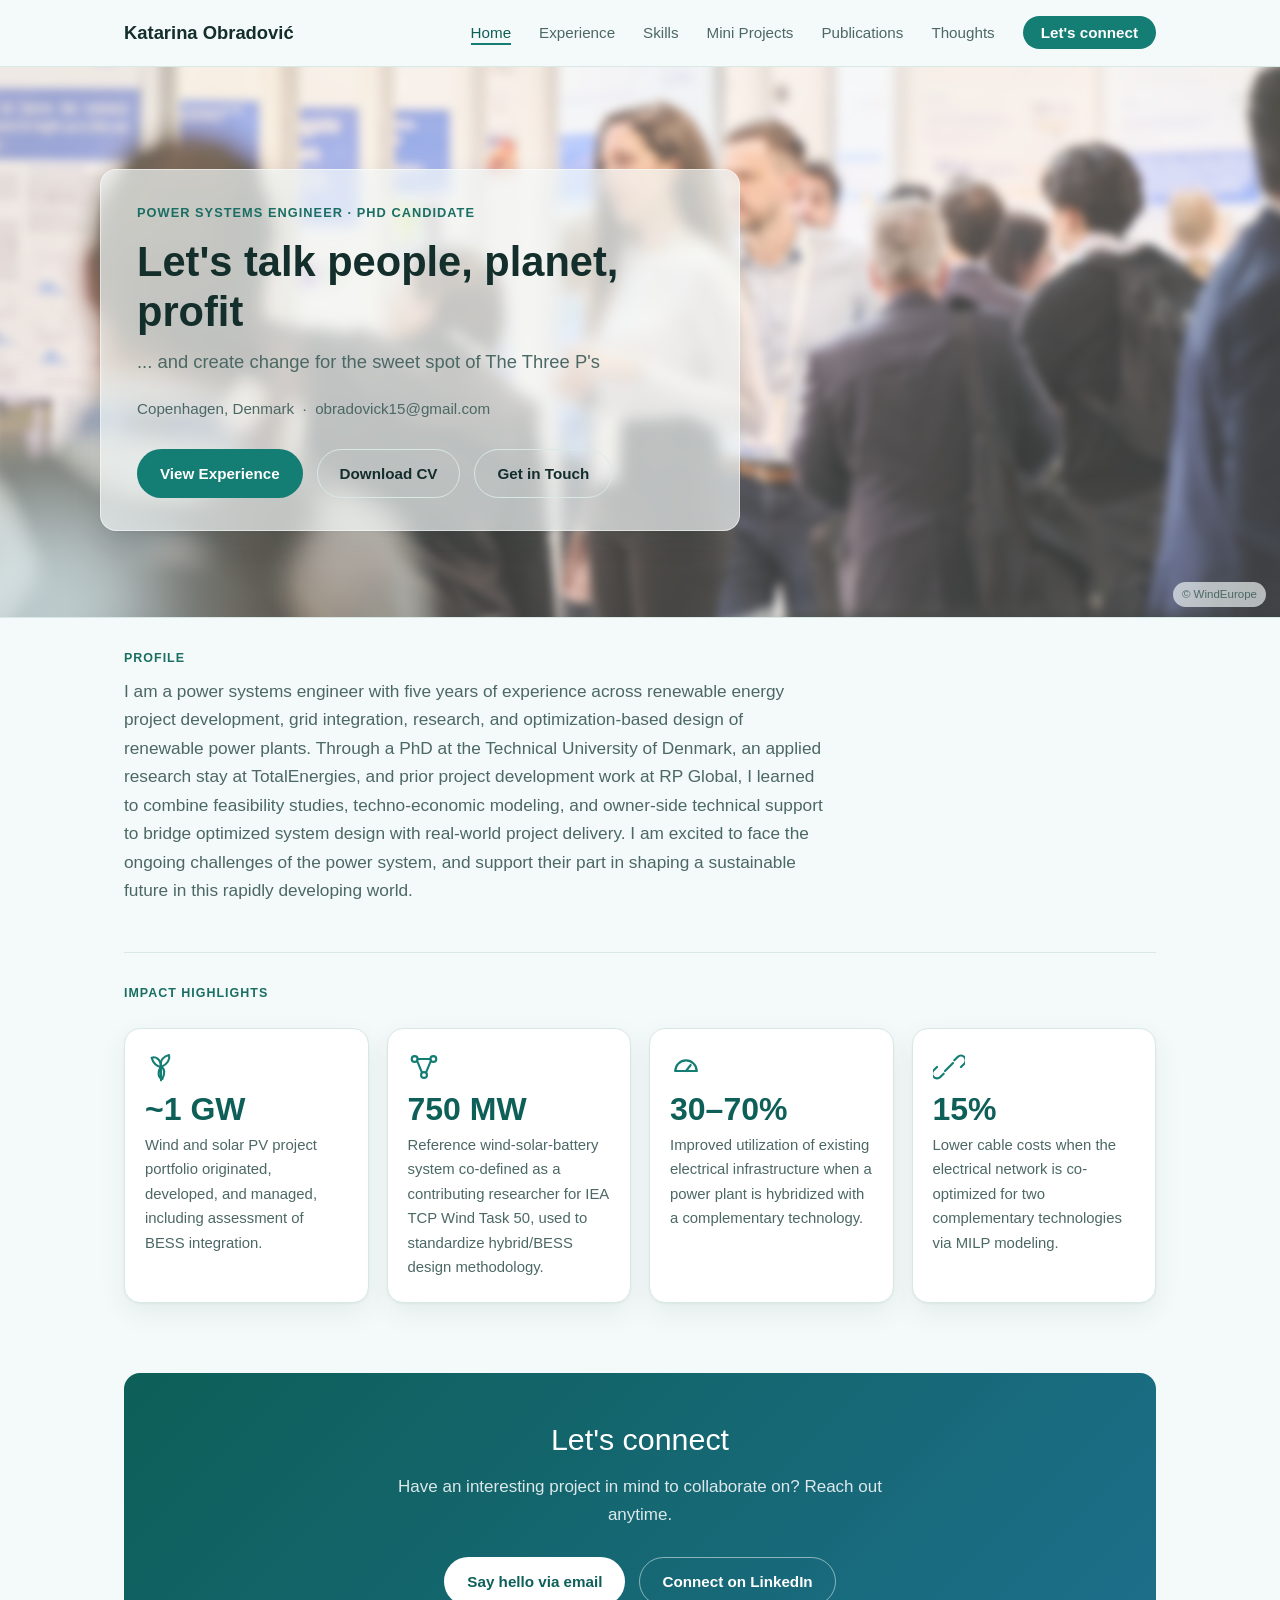
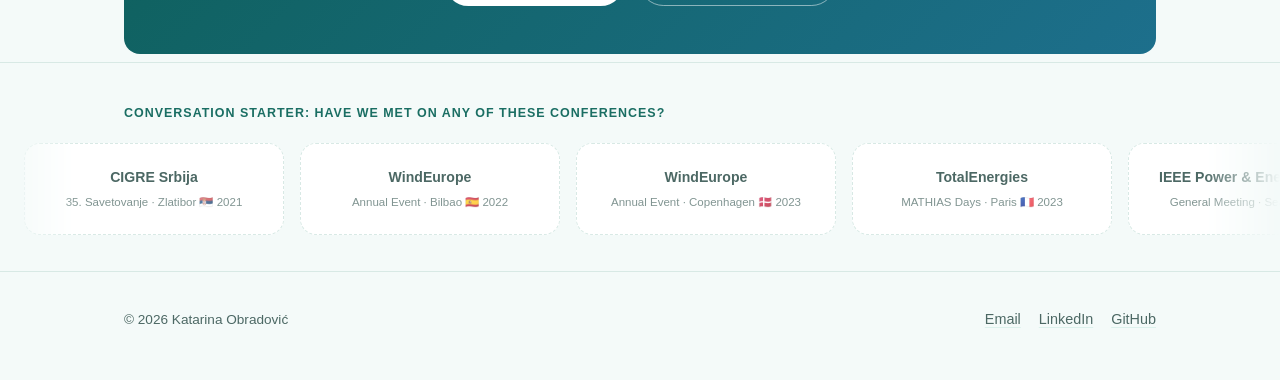
<file: index.html>
<!DOCTYPE html>
<html lang="en">
<head>
<meta charset="UTF-8">
<meta name="viewport" content="width=device-width, initial-scale=1.0">
<title>Katarina Obradović — Power Systems Engineer &amp; PhD Researcher</title>
<meta name="description" content="Katarina Obradović — renewable energy engineer and PhD researcher specializing in hybrid wind-solar-battery power plant design and optimization.">
<link rel="stylesheet" href="style.css">
</head>
<body>

<header class="site-header">
  <div class="nav-inner">
    <a href="index.html" class="site-name">Katarina Obradović</a>
    <button class="nav-toggle" aria-label="Toggle menu">
      <span></span><span></span><span></span>
    </button>
    <nav class="site-nav">
      <ul>
        <li><a href="index.html">Home</a></li>
        <li><a href="experience.html">Experience</a></li>
        <li><a href="skills.html">Skills</a></li>
        <li><a href="projects.html">Mini Projects</a></li>
        <li><a href="publications.html">Publications</a></li>
        <li><a href="thoughts.html">Thoughts</a></li>
        <li><a href="index.html#connect" class="nav-connect-btn">Let's connect</a></li>
      </ul>
    </nav>
  </div>
</header>

<section class="hero-band">
  <div class="hero-photo" aria-hidden="true"></div>
  <div class="container hero">
    <div class="hero-inner">
      <div class="hero-text">
        <div class="eyebrow">Power Systems Engineer · PhD Candidate</div>
        <h1>Let's talk people, planet, profit </h1>
        <p class="tagline">
          ... and create change for the sweet spot of The Three P's
        </p>
        <p class="meta">Copenhagen, Denmark &nbsp;·&nbsp; obradovick15@gmail.com</p>
        <div class="cta-row">
          <a href="experience.html" class="btn btn-primary">View Experience</a>
          <a href="Katarina_Obradovic_CV.pdf" class="btn btn-secondary">Download CV</a>
          <a href="mailto:obradovick15@gmail.com" class="btn btn-secondary">Get in Touch</a>
        </div>
      </div>
    </div>
  </div>
  <span class="photo-credit">© WindEurope</span>
</section>

<main class="container">

  <section id="about">
    <div class="section-label">Profile</div>
    <p class="profile-text">
      I am a power systems engineer with five years of experience across renewable energy 
      project development, grid integration, research, and optimization-based design 
      of renewable power plants. Through a PhD at the Technical University of Denmark, 
      an applied research stay at TotalEnergies, and prior project development work at RP Global, 
      I learned to combine feasibility studies, techno-economic modeling, and owner-side
      technical support to bridge optimized system design with real-world project delivery.
      I am excited to face the ongoing challenges of the power system, and support their part in shaping 
      a sustainable future in this rapidly developing world.
    </p>
  </section>

  <section id="impact">
    <div class="section-label">Impact Highlights</div>
    <div class="stat-grid">
      <div class="stat-card">
        <div class="stat-icon" aria-hidden="true"><svg viewBox="0 0 24 24" fill="none" stroke="currentColor" stroke-width="1.6" stroke-linecap="round" stroke-linejoin="round"><line x1="12" y1="12" x2="12" y2="22"/><circle cx="12" cy="12" r="1.4" fill="currentColor" stroke="none"/><path d="M12 12 C 12 6, 8 4, 5 5 C 6 9, 9 12, 12 12 Z"/><path d="M12 12 C 17 10, 19 6, 18 3 C 14 4, 11 7, 12 12 Z"/><path d="M12 12 C 9 16, 10 20, 13 21 C 15 17, 15 13, 12 12 Z"/></svg></div>
        <div class="stat-number">~1 GW</div>
        <div class="stat-desc">Wind and solar PV project portfolio originated, developed, and managed, including assessment of BESS integration.</div>
      </div>
      <div class="stat-card">
        <div class="stat-icon" aria-hidden="true"><svg viewBox="0 0 24 24" fill="none" stroke="currentColor" stroke-width="1.6" stroke-linecap="round" stroke-linejoin="round"><circle cx="5" cy="6" r="2.2"/><circle cx="19" cy="6" r="2.2"/><circle cx="12" cy="18" r="2.2"/><line x1="6.8" y1="7.2" x2="10.5" y2="16.2"/><line x1="17.2" y1="7.2" x2="13.5" y2="16.2"/><line x1="7.2" y1="6" x2="16.8" y2="6"/></svg></div>
        <div class="stat-number">750 MW</div>
        <div class="stat-desc">Reference wind-solar-battery system co-defined as a contributing researcher for IEA TCP Wind Task 50, used to standardize hybrid/BESS design methodology.</div>
      </div>
      <div class="stat-card">
        <div class="stat-icon" aria-hidden="true"><svg viewBox="0 0 24 24" fill="none" stroke="currentColor" stroke-width="1.6" stroke-linecap="round" stroke-linejoin="round"><path d="M4 15a8 8 0 0 1 16 0"/><line x1="12" y1="15" x2="15.5" y2="10.5"/><line x1="4" y1="15" x2="20" y2="15"/></svg></div>
        <div class="stat-number">30–70%</div>
        <div class="stat-desc">Improved utilization of existing electrical infrastructure when a power plant is hybridized with a complementary technology.</div>
      </div>
      <div class="stat-card">
        <div class="stat-icon" aria-hidden="true"><svg viewBox="0 0 24 24" fill="none" stroke="currentColor" stroke-width="1.6" stroke-linecap="round" stroke-linejoin="round"><path d="M9 15l6-6"/><path d="M8 17l-2.5 2.5a3.5 3.5 0 0 1-5-5L3 12"/><path d="M16 7l2.5-2.5a3.5 3.5 0 0 1 5 5L21 12"/></svg></div>
        <div class="stat-number">15%</div>
        <div class="stat-desc">Lower cable costs when the electrical network is co-optimized for two complementary technologies via MILP modeling.</div>
      </div>
    </div>
  </section>

  <section id="connect" class="connect-band">
    <h2>Let's connect</h2>
    <p>
      Have an interesting project in mind to collaborate on? Reach out anytime.
    </p>
    <div class="cta-row">
      <a href="mailto:obradovick15@gmail.com" class="btn btn-primary">Say hello via email</a>
      <a href="https://linkedin.com/in/YOUR-LINKEDIN-HANDLE" target="_blank" rel="noopener" class="btn btn-secondary">Connect on LinkedIn</a>
    </div>
  </section>

</main>

<section class="partners-band">
  <div class="section-label partners-label">Conversation starter: have we met on any of these conferences?</div>
  <div class="marquee">
    <div class="marquee-track">

      <div class="logo-chip">CIGRE Srbija <span> 35. Savetovanje · Zlatibor 🇷🇸 2021</span></div>
      <div class="logo-chip">WindEurope<span>Annual Event · Bilbao 🇪🇸 2022</span></div>
      <div class="logo-chip">WindEurope<span>Annual Event · Copenhagen 🇩🇰 2023</span></div>
      <div class="logo-chip">TotalEnergies<span>MATHIAS Days · Paris 🇫🇷 2023</span></div>
      <div class="logo-chip">IEEE Power &amp; Energy Society<span>General Meeting · Seattle 🇺🇸 2024</span></div>
      <div class="logo-chip">WindEurope<span>Annual Event · Copenhagen 🇩🇰 2025</span></div>
      <div class="logo-chip">IEEE Power &amp; Energy Society<span>General Meeting · Austin 🇺🇸 2025</span></div>
      <div class="logo-chip">European Academy of Wind Energy<span>WESC 2025 · Nantes 🇫🇷 2025  </span></div>
      <div class="logo-chip">TotalEnergies<span>MATHIAS Days · Paris 🇫🇷 2025</span></div>
   
      <div class="logo-chip" aria-hidden="true">CIGRE Srbija <span> 35. Savetovanje · Zlatibor 🇷🇸 2021</span></div>
      <div class="logo-chip" aria-hidden="true">WindEurope<span>Annual Event · Bilbao 🇪🇸 2022</span></div>
      <div class="logo-chip" aria-hidden="true">WindEurope<span>Annual Event · Copenhagen 🇩🇰 2023</span></div>
      <div class="logo-chip" aria-hidden="true">TotalEnergies<span>MATHIAS Days · Paris 🇫🇷 2023</span></div>
      <div class="logo-chip" aria-hidden="true">IEEE Power &amp; Energy Society<span>General Meeting · Seattle 🇺🇸 2024</span></div>
      <div class="logo-chip" aria-hidden="true">WindEurope<span>Annual Event · Copenhagen 🇩🇰 2025</span></div>
      <div class="logo-chip" aria-hidden="true">IEEE Power &amp; Energy Society<span>General Meeting · Austin 🇺🇸 2025</span></div>
      <div class="logo-chip" aria-hidden="true">European Academy of Wind Energy<span>WESC 2025 · Nantes 🇫🇷 2025</span></div>
      <div class="logo-chip" aria-hidden="true">TotalEnergies<span>MATHIAS Days · Paris 🇫🇷 2025</span></div>
    </div>
  </div>
</section>

<footer class="site-footer">
  <div class="footer-inner">
    <div class="footer-copy">© 2026 Katarina Obradović</div>
    <div class="footer-links">
      <a href="mailto:obradovick15@gmail.com">Email</a>
      <a href="https://linkedin.com/in/YOUR-LINKEDIN-HANDLE" target="_blank" rel="noopener">LinkedIn</a>
      <a href="https://github.com/kataob" target="_blank" rel="noopener">GitHub</a>
    </div>
  </div>
</footer>

<script src="script.js"></script>
</body>
</html>
</file>
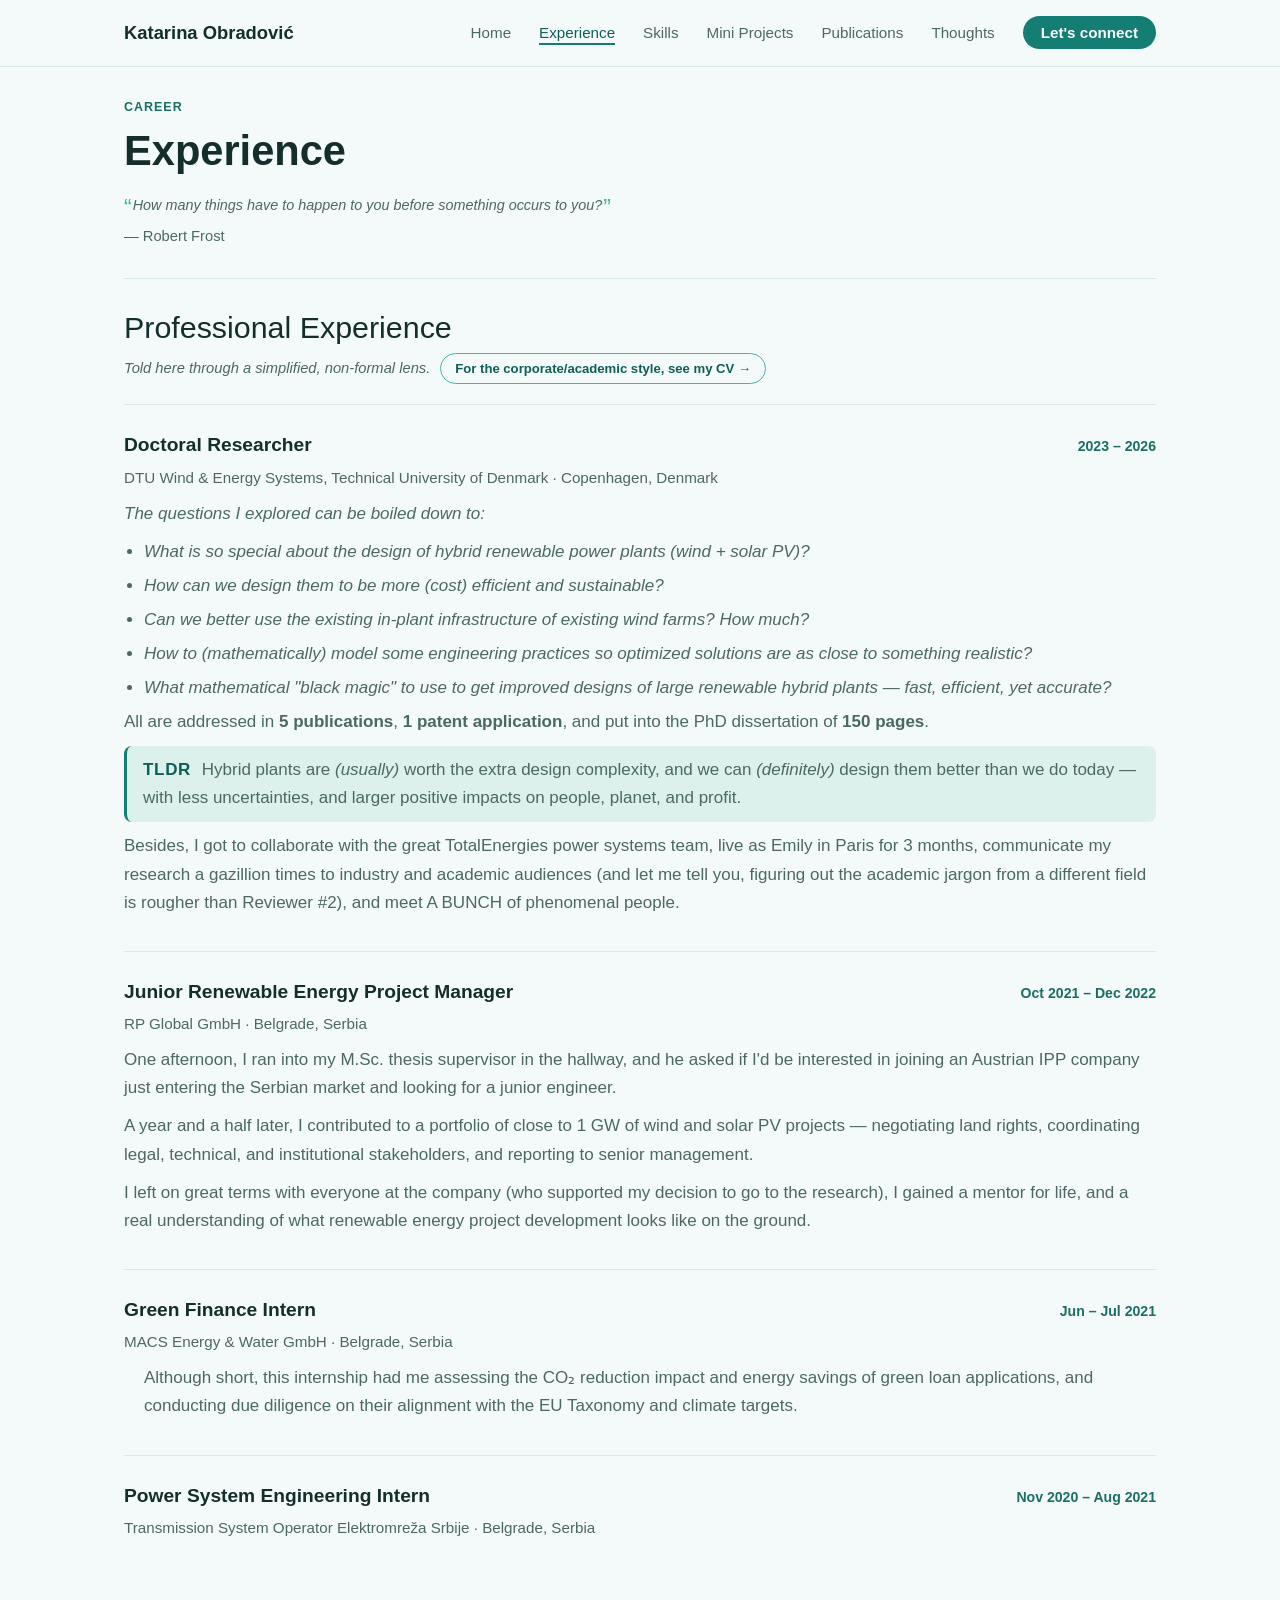
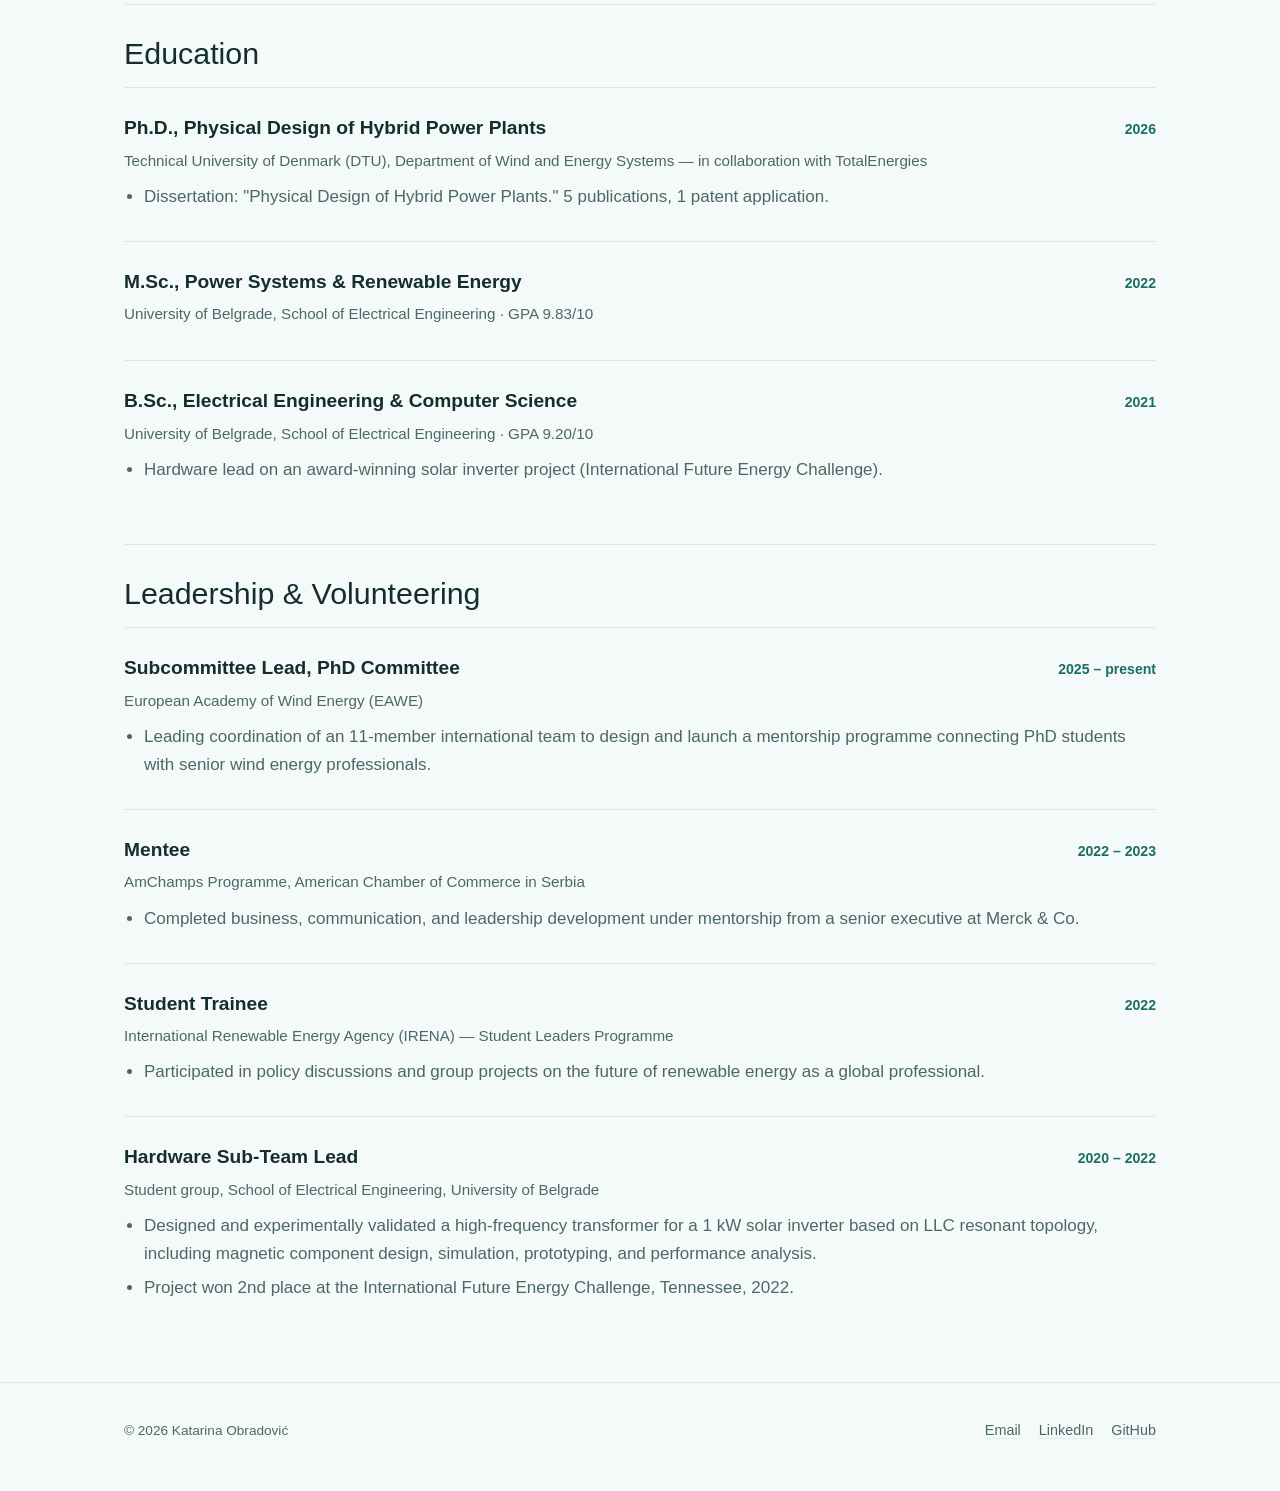
<file: experience.html>
<!DOCTYPE html>
<html lang="en">
<head>
<meta charset="UTF-8">
<meta name="viewport" content="width=device-width, initial-scale=1.0">
<title>Experience — Katarina Obradović</title>
<link rel="stylesheet" href="style.css">
</head>
<body>

<header class="site-header">
  <div class="nav-inner">
    <a href="index.html" class="site-name">Katarina Obradović</a>
    <button class="nav-toggle" aria-label="Toggle menu">
      <span></span><span></span><span></span>
    </button>
    <nav class="site-nav">
      <ul>
        <li><a href="index.html">Home</a></li>
        <li><a href="experience.html">Experience</a></li>
        <li><a href="skills.html">Skills</a></li>
        <li><a href="projects.html">Mini Projects</a></li>
        <li><a href="publications.html">Publications</a></li>
        <li><a href="thoughts.html">Thoughts</a></li>
        <li><a href="index.html#connect" class="nav-connect-btn">Let's connect</a></li>
      </ul>
    </nav>
  </div>
</header>

<main class="container">

  <section style="padding-top:30px;">
    <div class="section-label">Career</div>
    <h1>Experience</h1>
    <div class="page-quote">
      <div class="page-quote-text">How many things have to happen to you before something occurs to you?</div>
      <div class="page-quote-author">― Robert Frost</div>
    </div>
  </section>

  <section>
    <h2>Professional Experience</h2>

    <div class="style-note">
      <span>Told here through a simplified, non-formal lens.</span>
      <a href="cv.pdf" class="style-note-btn" target="_blank" rel="noopener">For the corporate/academic style, see my CV →</a>
    </div>

    <div class="timeline-item">
      <div class="timeline-head">
        <div class="timeline-role">Doctoral Researcher</div>
        <div class="timeline-dates">2023 – 2026</div>
      </div>
      <div class="timeline-org">DTU Wind &amp; Energy Systems, Technical University of Denmark · Copenhagen, Denmark</div>
      <p class="questions-intro">The questions I explored can be boiled down to:</p>
      <ul class="research-questions">
        <li>What is so special about the design of hybrid renewable power plants (wind + solar PV)?</li>
        <li>How can we design them to be more (cost) efficient and sustainable?</li>
        <li>Can we better use the existing in-plant infrastructure of existing wind farms? How much?</li>
        <li>How to (mathematically) model some engineering practices so optimized solutions are as close to something realistic?</li>
        <li>What mathematical "black magic" to use to get improved designs of large renewable hybrid plants — fast, efficient, yet accurate?</li>
      </ul>
      <p>All are addressed in <strong>5 publications</strong>, <strong>1 patent application</strong>, and put into the PhD dissertation of <strong>150 pages</strong>.</p>
      <p class="tldr"><span class="tldr-label">TLDR</span> Hybrid plants are <em>(usually)</em> worth the extra design complexity, and we can <em>(definitely)</em> design them better than we do today — with less uncertainties, and larger positive impacts on people, planet, and profit.</p>
      <p>Besides, I got to collaborate with the great TotalEnergies power systems team, live as Emily in Paris for 3 months, communicate my research a gazillion times to industry and academic audiences (and let me tell you, figuring out the academic jargon from a different field is rougher than Reviewer #2), and meet A BUNCH of phenomenal people.</p>
    </div>

    <div class="timeline-item">
      <div class="timeline-head">
        <div class="timeline-role">Junior Renewable Energy Project Manager</div>
        <div class="timeline-dates">Oct 2021 – Dec 2022</div>
      </div>
      <div class="timeline-org">RP Global GmbH · Belgrade, Serbia</div>
      <p>One afternoon, I ran into my M.Sc. thesis supervisor in the hallway, and he asked if I'd be interested in joining an Austrian IPP company just entering the Serbian market and looking for a junior engineer.</p>
      <p>A year and a half later, I contributed to a portfolio of close to 1 GW of wind and solar PV projects — negotiating land rights, coordinating legal, technical, and institutional stakeholders, and reporting to senior management.</p>
      <p>I left on great terms with everyone at the company (who supported my decision to go to the research), I gained a mentor for life, and a real understanding of what renewable energy project development looks like on the ground.</p>
    </div>

    <div class="timeline-item">
      <div class="timeline-head">
        <div class="timeline-role">Green Finance Intern</div>
        <div class="timeline-dates">Jun – Jul 2021</div>
      </div>
      <div class="timeline-org">MACS Energy &amp; Water GmbH · Belgrade, Serbia</div>
      <ul>
      <p>Although short, this internship had me assessing the CO₂ reduction impact and energy savings of green loan applications, and conducting due diligence on their alignment with the EU Taxonomy and climate targets.</li>
      </ul>
    </div>

    <div class="timeline-item">
      <div class="timeline-head">
        <div class="timeline-role">Power System Engineering Intern</div>
        <div class="timeline-dates">Nov 2020 – Aug 2021</div>
      </div>
      <div class="timeline-org">Transmission System Operator Elektromreža Srbije · Belgrade, Serbia</div>
      <ul>

      </ul>
    </div>
  </section>

  <section>
    <h2>Education</h2>

    <div class="timeline-item">
      <div class="timeline-head">
        <div class="timeline-role">Ph.D., Physical Design of Hybrid Power Plants</div>
        <div class="timeline-dates">2026</div>
      </div>
      <div class="timeline-org">Technical University of Denmark (DTU), Department of Wind and Energy Systems — in collaboration with TotalEnergies</div>
      <ul>
        <li>Dissertation: "Physical Design of Hybrid Power Plants." 5 publications, 1 patent application.</li>
      </ul>
    </div>

    <div class="timeline-item">
      <div class="timeline-head">
        <div class="timeline-role">M.Sc., Power Systems &amp; Renewable Energy</div>
        <div class="timeline-dates">2022</div>
      </div>
      <div class="timeline-org">University of Belgrade, School of Electrical Engineering · GPA 9.83/10</div>
    </div>

    <div class="timeline-item">
      <div class="timeline-head">
        <div class="timeline-role">B.Sc., Electrical Engineering &amp; Computer Science</div>
        <div class="timeline-dates">2021</div>
      </div>
      <div class="timeline-org">University of Belgrade, School of Electrical Engineering · GPA 9.20/10</div>
      <ul>
        <li>Hardware lead on an award-winning solar inverter project (International Future Energy Challenge).</li>
      </ul>
    </div>
  </section>

  <section>
    <h2>Leadership &amp; Volunteering</h2>

    <div class="timeline-item">
      <div class="timeline-head">
        <div class="timeline-role">Subcommittee Lead, PhD Committee</div>
        <div class="timeline-dates">2025 – present</div>
      </div>
      <div class="timeline-org">European Academy of Wind Energy (EAWE)</div>
      <ul>
        <li>Leading coordination of an 11-member international team to design and launch a mentorship programme connecting PhD students with senior wind energy professionals.</li>
      </ul>
    </div>

    <div class="timeline-item">
      <div class="timeline-head">
        <div class="timeline-role">Mentee</div>
        <div class="timeline-dates">2022 – 2023</div>
      </div>
      <div class="timeline-org">AmChamps Programme, American Chamber of Commerce in Serbia</div>
      <ul>
        <li>Completed business, communication, and leadership development under mentorship from a senior executive at Merck &amp; Co.</li>
      </ul>
    </div>

    <div class="timeline-item">
      <div class="timeline-head">
        <div class="timeline-role">Student Trainee</div>
        <div class="timeline-dates">2022</div>
      </div>
      <div class="timeline-org">International Renewable Energy Agency (IRENA) — Student Leaders Programme</div>
      <ul>
        <li>Participated in policy discussions and group projects on the future of renewable energy as a global professional.</li>
      </ul>
    </div>

    <div class="timeline-item">
      <div class="timeline-head">
        <div class="timeline-role">Hardware Sub-Team Lead</div>
        <div class="timeline-dates">2020 – 2022</div>
      </div>
      <div class="timeline-org">Student group, School of Electrical Engineering, University of Belgrade</div>
      <ul>
        <li>Designed and experimentally validated a high-frequency transformer for a 1 kW solar inverter based on LLC resonant topology, including magnetic component design, simulation, prototyping, and performance analysis.</li>
        <li>Project won 2nd place at the International Future Energy Challenge, Tennessee, 2022.</li>
      </ul>
    </div>
  </section>

</main>

<footer class="site-footer">
  <div class="footer-inner">
    <div class="footer-copy">© 2026 Katarina Obradović</div>
    <div class="footer-links">
      <a href="mailto:obradovick15@gmail.com">Email</a>
      <a href="https://linkedin.com/in/YOUR-LINKEDIN-HANDLE" target="_blank" rel="noopener">LinkedIn</a>
      <a href="https://github.com/kataob" target="_blank" rel="noopener">GitHub</a>
    </div>
  </div>
</footer>

<script src="script.js"></script>
</body>
</html>
</file>
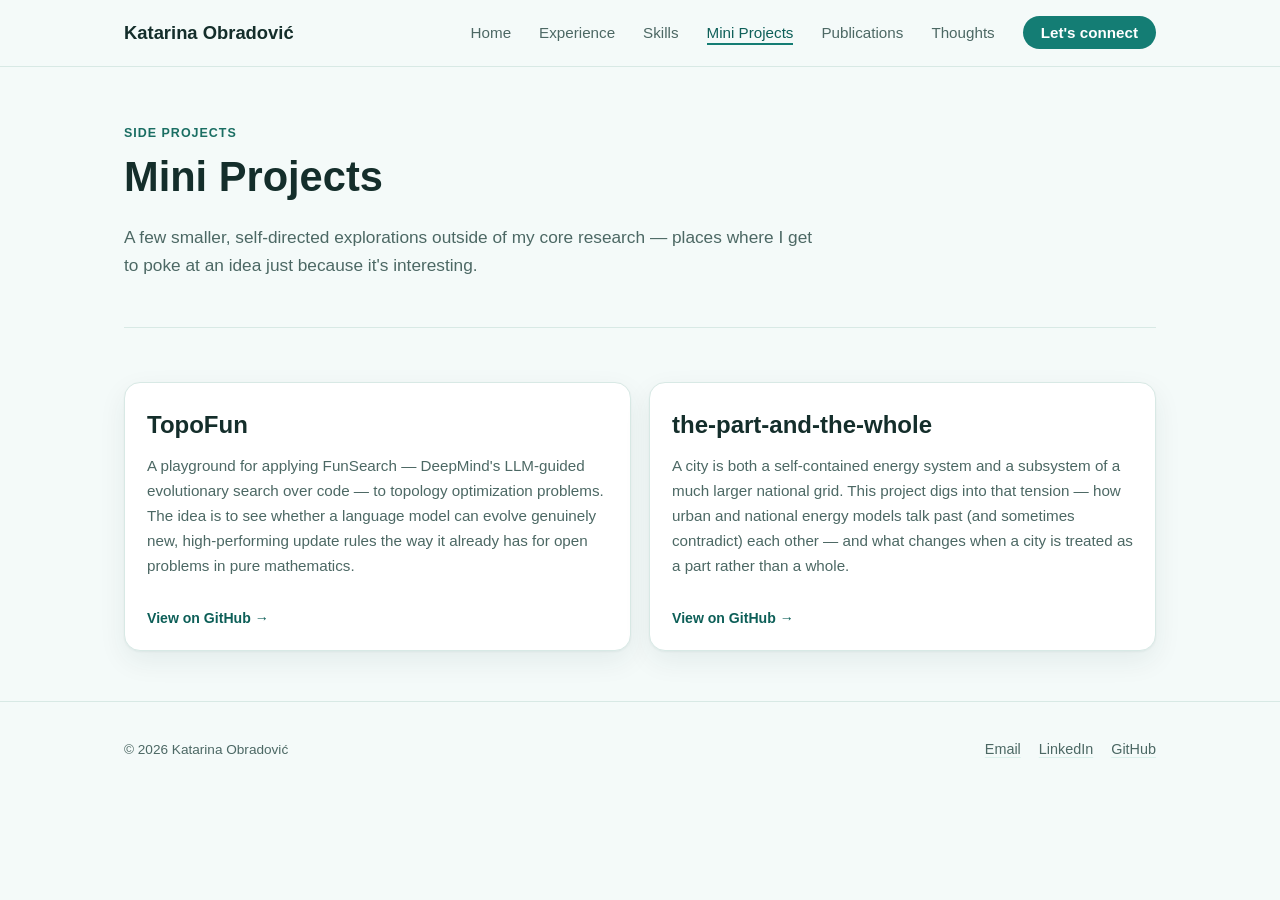
<file: projects.html>
<!DOCTYPE html>
<html lang="en">
<head>
<meta charset="UTF-8">
<meta name="viewport" content="width=device-width, initial-scale=1.0">
<title>Mini Projects — Katarina Obradović</title>
<link rel="stylesheet" href="style.css">
</head>
<body>

<header class="site-header">
  <div class="nav-inner">
    <a href="index.html" class="site-name">Katarina Obradović</a>
    <button class="nav-toggle" aria-label="Toggle menu">
      <span></span><span></span><span></span>
    </button>
    <nav class="site-nav">
      <ul>
        <li><a href="index.html">Home</a></li>
        <li><a href="experience.html">Experience</a></li>
        <li><a href="skills.html">Skills</a></li>
        <li><a href="projects.html">Mini Projects</a></li>
        <li><a href="publications.html">Publications</a></li>
        <li><a href="thoughts.html">Thoughts</a></li>
        <li><a href="index.html#connect" class="nav-connect-btn">Let's connect</a></li>
      </ul>
    </nav>
  </div>
</header>

<main class="container">

  <section style="padding-top:56px;">
    <div class="section-label">Side Projects</div>
    <h1>Mini Projects</h1>
    <p class="profile-text">
      A few smaller, self-directed explorations outside of my core research —
      places where I get to poke at an idea just because it's interesting.
    </p>
  </section>

  <section>
    <div class="project-grid">

      <div class="project-card">
        <div class="project-title"><a href="https://github.com/kataob/TopoFun" target="_blank" rel="noopener">TopoFun</a></div>
        <p class="project-desc">
          A playground for applying FunSearch — DeepMind's LLM-guided evolutionary
          search over code — to topology optimization problems. The idea is to see
          whether a language model can evolve genuinely new, high-performing update
          rules the way it already has for open problems in pure mathematics.
        </p>
        <a class="project-link" href="https://github.com/kataob/TopoFun" target="_blank" rel="noopener">View on GitHub &rarr;</a>
      </div>

      <div class="project-card">
        <div class="project-title"><a href="https://github.com/kataob/the-part-and-the-whole" target="_blank" rel="noopener">the-part-and-the-whole</a></div>
        <p class="project-desc">
          A city is both a self-contained energy system and a subsystem of a much
          larger national grid. This project digs into that tension — how urban and
          national energy models talk past (and sometimes contradict) each other —
          and what changes when a city is treated as a part rather than a whole.
        </p>
        <a class="project-link" href="https://github.com/kataob/the-part-and-the-whole" target="_blank" rel="noopener">View on GitHub &rarr;</a>
      </div>

    </div>
  </section>

</main>

<footer class="site-footer">
  <div class="footer-inner">
    <div class="footer-copy">© 2026 Katarina Obradović</div>
    <div class="footer-links">
      <a href="mailto:obradovick15@gmail.com">Email</a>
      <a href="https://linkedin.com/in/YOUR-LINKEDIN-HANDLE" target="_blank" rel="noopener">LinkedIn</a>
      <a href="https://github.com/kataob" target="_blank" rel="noopener">GitHub</a>
    </div>
  </div>
</footer>

<script src="script.js"></script>
</body>
</html>
</file>
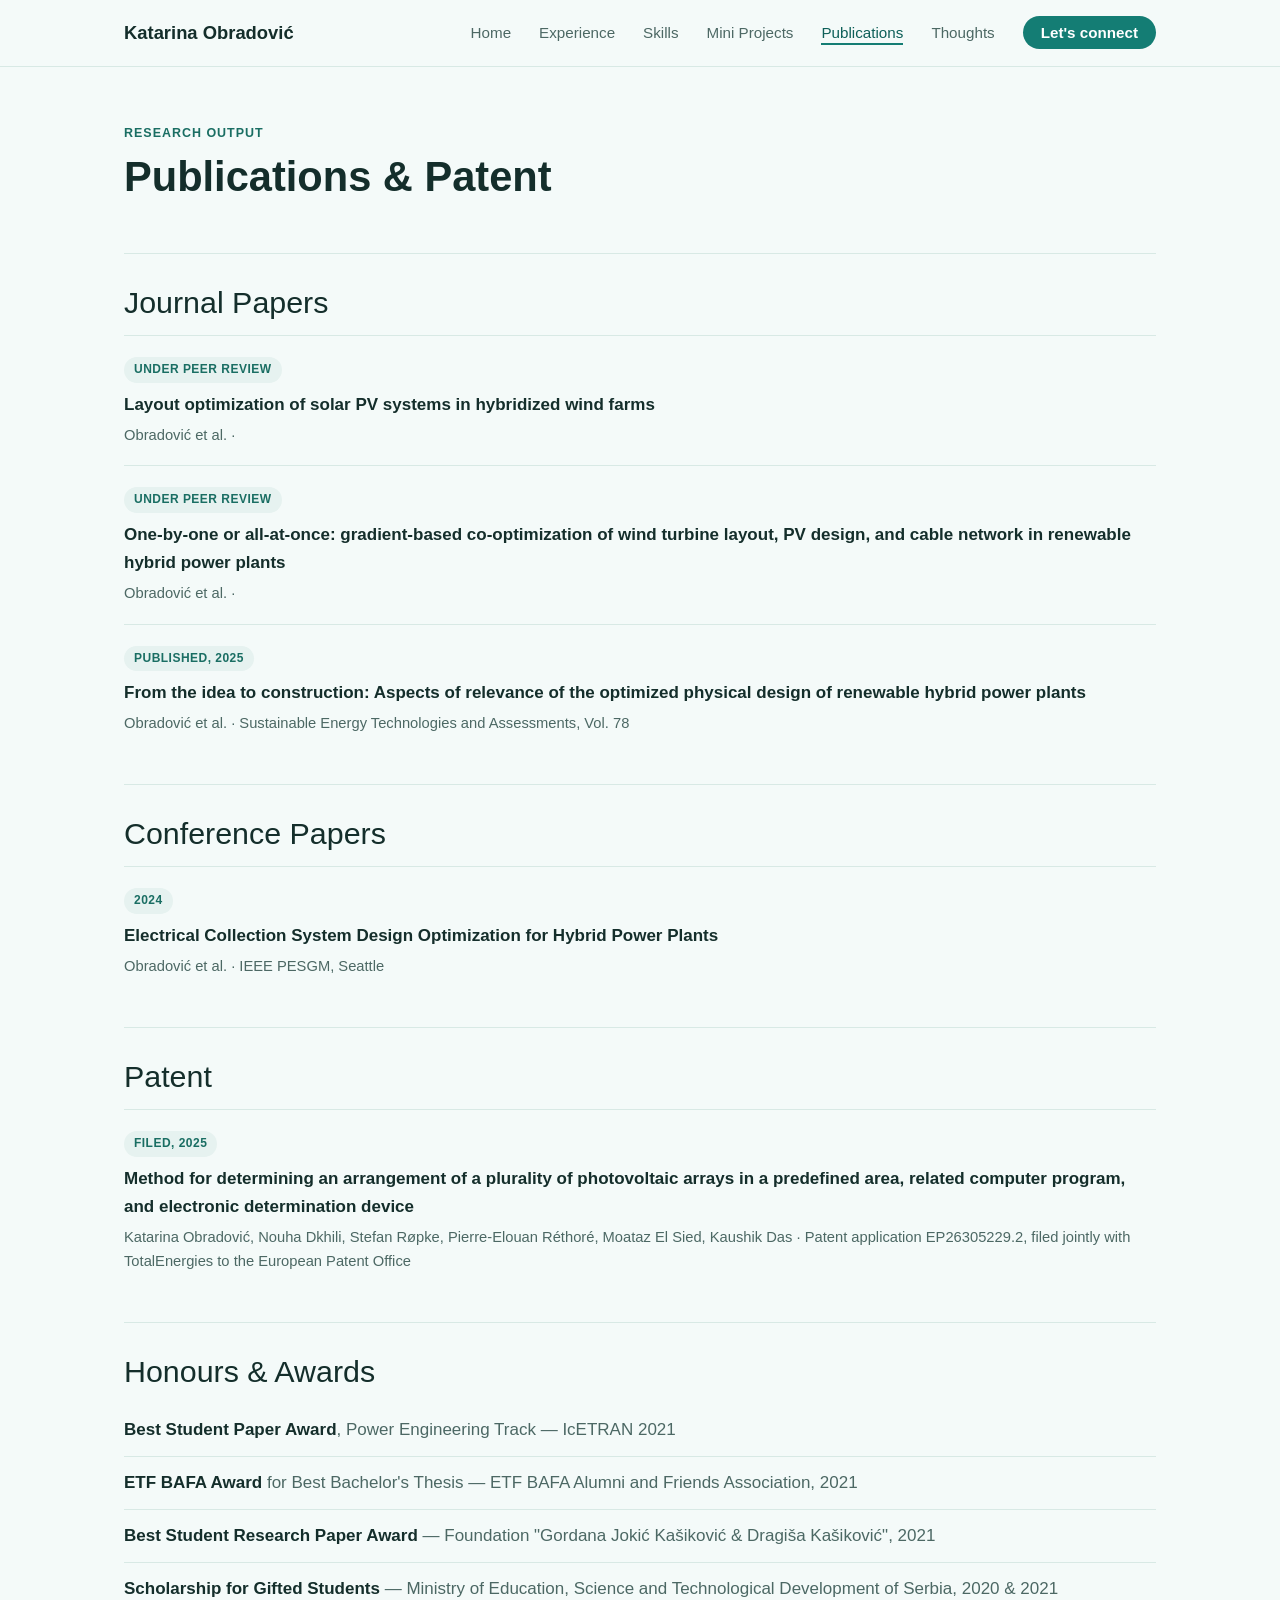
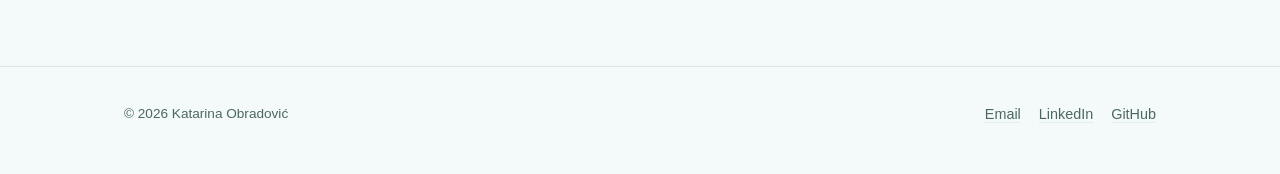
<file: publications.html>
<!DOCTYPE html>
<html lang="en">
<head>
<meta charset="UTF-8">
<meta name="viewport" content="width=device-width, initial-scale=1.0">
<title>Publications — Katarina Obradović</title>
<link rel="stylesheet" href="style.css">
</head>
<body>

<header class="site-header">
  <div class="nav-inner">
    <a href="index.html" class="site-name">Katarina Obradović</a>
    <button class="nav-toggle" aria-label="Toggle menu">
      <span></span><span></span><span></span>
    </button>
    <nav class="site-nav">
      <ul>
        <li><a href="index.html">Home</a></li>
        <li><a href="experience.html">Experience</a></li>
        <li><a href="skills.html">Skills</a></li>
        <li><a href="projects.html">Mini Projects</a></li>
        <li><a href="publications.html">Publications</a></li>
        <li><a href="thoughts.html">Thoughts</a></li>
        <li><a href="index.html#connect" class="nav-connect-btn">Let's connect</a></li>
      </ul>
    </nav>
  </div>
</header>

<main class="container">

  <section style="padding-top:56px;">
    <div class="section-label">Research Output</div>
    <h1>Publications &amp; Patent</h1>
  </section>

  <section>
    <h2>Journal Papers</h2>

    <div class="pub-item">
      <div class="pub-badge">Under peer review</div>
      <div class="pub-title">Layout optimization of solar PV systems in hybridized wind farms</div>
      <div class="pub-meta">Obradović et al. · </div>
    </div>

    <div class="pub-item">
      <div class="pub-badge">Under peer review</div>
      <div class="pub-title">One-by-one or all-at-once: gradient-based co-optimization of wind turbine layout, PV design, and cable network in renewable hybrid power plants</div>
      <div class="pub-meta">Obradović et al. · </div>
    </div>

    <div class="pub-item">
      <div class="pub-badge">Published, 2025</div>
      <div class="pub-title">From the idea to construction: Aspects of relevance of the optimized physical design of renewable hybrid power plants</div>
      <div class="pub-meta">Obradović et al. · Sustainable Energy Technologies and Assessments, Vol. 78</div>
    </div>
  </section>

  <section>
    <h2>Conference Papers</h2>

    <div class="pub-item">
      <div class="pub-badge">2024</div>
      <div class="pub-title">Electrical Collection System Design Optimization for Hybrid Power Plants</div>
      <div class="pub-meta">Obradović et al. · IEEE PESGM, Seattle</div>
    </div>
  </section>

  <section>
    <h2>Patent</h2>
    <div class="pub-item">
      <div class="pub-badge">Filed, 2025</div>
      <div class="pub-title">Method for determining an arrangement of a plurality of photovoltaic arrays in a predefined area, related computer program, and electronic determination device</div>
      <div class="pub-meta">Katarina Obradović, Nouha Dkhili, Stefan Røpke, Pierre-Elouan Réthoré, Moataz El Sied, Kaushik Das · Patent application EP26305229.2, filed jointly with TotalEnergies to the European Patent Office</div>
    </div>
  </section>

  <section>
    <h2>Honours &amp; Awards</h2>
    <ul class="award-list">
      <li><strong>Best Student Paper Award</strong>, Power Engineering Track — IcETRAN 2021</li>
      <li><strong>ETF BAFA Award</strong> for Best Bachelor's Thesis — ETF BAFA Alumni and Friends Association, 2021</li>
      <li><strong>Best Student Research Paper Award</strong> — Foundation "Gordana Jokić Kašiković &amp; Dragiša Kašiković", 2021</li>
      <li><strong>Scholarship for Gifted Students</strong> — Ministry of Education, Science and Technological Development of Serbia, 2020 &amp; 2021</li>
    </ul>
  </section>

</main>

<footer class="site-footer">
  <div class="footer-inner">
    <div class="footer-copy">© 2026 Katarina Obradović</div>
    <div class="footer-links">
      <a href="mailto:obradovick15@gmail.com">Email</a>
      <a href="https://linkedin.com/in/YOUR-LINKEDIN-HANDLE" target="_blank" rel="noopener">LinkedIn</a>
      <a href="https://github.com/kataob" target="_blank" rel="noopener">GitHub</a>
    </div>
  </div>
</footer>

<script src="script.js"></script>
</body>
</html>
</file>
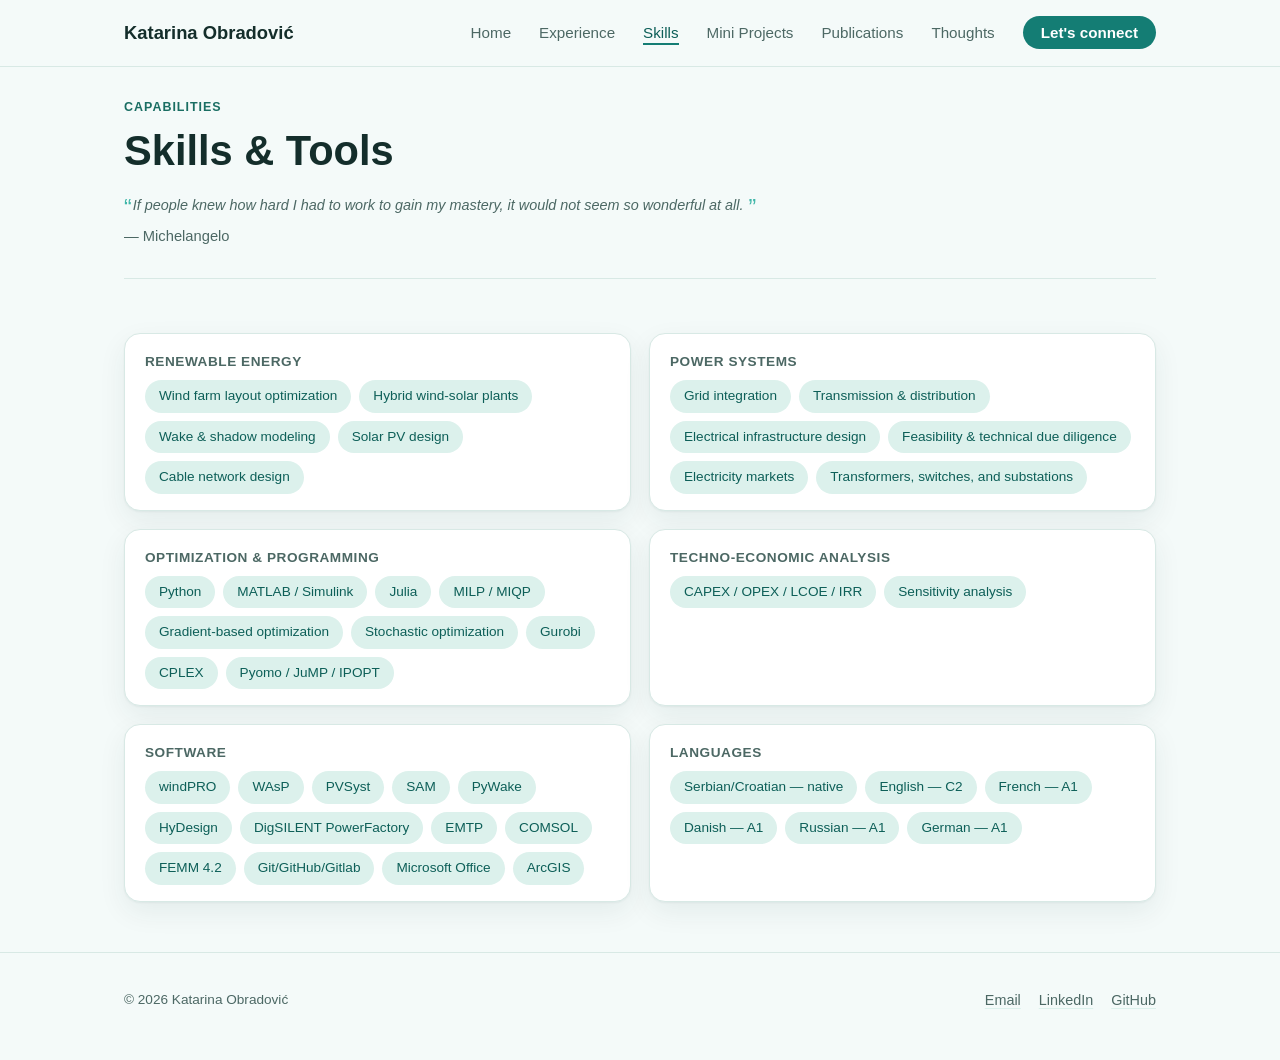
<file: skills.html>
<!DOCTYPE html>
<html lang="en">
<head>
<meta charset="UTF-8">
<meta name="viewport" content="width=device-width, initial-scale=1.0">
<title>Skills — Katarina Obradović</title>
<link rel="stylesheet" href="style.css">
</head>
<body>

<header class="site-header">
  <div class="nav-inner">
    <a href="index.html" class="site-name">Katarina Obradović</a>
    <button class="nav-toggle" aria-label="Toggle menu">
      <span></span><span></span><span></span>
    </button>
    <nav class="site-nav">
      <ul>
        <li><a href="index.html">Home</a></li>
        <li><a href="experience.html">Experience</a></li>
        <li><a href="skills.html">Skills</a></li>
        <li><a href="projects.html">Mini Projects</a></li>
        <li><a href="publications.html">Publications</a></li>
        <li><a href="thoughts.html">Thoughts</a></li>
        <li><a href="index.html#connect" class="nav-connect-btn">Let's connect</a></li>
      </ul>
    </nav>
  </div>
</header>

<main class="container">

  <section style="padding-top:30px;">
    <div class="section-label">Capabilities</div>
    <h1>Skills &amp; Tools</h1>
    <div class="page-quote">
      <div class="page-quote-text">If people knew how hard I had to work to gain my mastery, it would not seem so wonderful at all. </div>
      <div class="page-quote-author">― Michelangelo</div>
    </div>
  </section>

  <section>
    <div class="skills-grid">
    <div class="skill-group">
      <h4>Renewable Energy</h4>
      <div class="tag-row">
        <span class="tag">Wind farm layout optimization</span>
        <span class="tag">Hybrid wind-solar plants</span>
        <span class="tag">Wake &amp; shadow modeling</span>
        <span class="tag">Solar PV design</span>
        <span class="tag">Cable network design</span>
      </div>
    </div>

    <div class="skill-group">
      <h4>Power Systems</h4>
      <div class="tag-row">
        <span class="tag">Grid integration</span>
        <span class="tag">Transmission &amp; distribution</span>
        <span class="tag">Electrical infrastructure design</span>
        <span class="tag">Feasibility &amp; technical due diligence</span>
        <span class="tag">Electricity markets</span>
        <span class="tag">Transformers, switches, and substations</span>
      </div>
    </div>

    <div class="skill-group">
      <h4>Optimization &amp; Programming</h4>
      <div class="tag-row">
        <span class="tag">Python</span>
        <span class="tag">MATLAB / Simulink</span>
        <span class="tag">Julia</span>
        <span class="tag">MILP / MIQP</span>
        <span class="tag">Gradient-based optimization</span>
        <span class="tag">Stochastic optimization</span>
        <span class="tag">Gurobi</span>
        <span class="tag">CPLEX</span>
        <span class="tag">Pyomo / JuMP / IPOPT</span>
      </div>
    </div>

    <div class="skill-group">
      <h4>Techno-Economic Analysis</h4>
      <div class="tag-row">
        <span class="tag">CAPEX / OPEX / LCOE / IRR</span>
        <span class="tag">Sensitivity analysis</span>
      </div>
    </div>

    <div class="skill-group">
      <h4>Software</h4>
      <div class="tag-row">
        <span class="tag">windPRO</span>
        <span class="tag">WAsP</span>
        <span class="tag">PVSyst</span>
        <span class="tag">SAM</span>
        <span class="tag">PyWake</span>
        <span class="tag">HyDesign</span>
        <span class="tag">DigSILENT PowerFactory</span>
        <span class="tag">EMTP</span>
        <span class="tag">COMSOL</span>
        <span class="tag">FEMM 4.2</span>
        <span class="tag">Git/GitHub/Gitlab</span>
        <span class="tag">Microsoft Office</span>
        <span class="tag">ArcGIS</span>
      </div>
    </div>

    <div class="skill-group">
      <h4>Languages</h4>
      <div class="tag-row">
        <span class="tag">Serbian/Croatian — native</span>
        <span class="tag">English — C2</span>
        <span class="tag">French — A1</span>
        <span class="tag">Danish — A1</span>
        <span class="tag">Russian — A1</span>
        <span class="tag">German — A1</span>
      </div>
    </div>
    </div>
  </section>

</main>

<footer class="site-footer">
  <div class="footer-inner">
    <div class="footer-copy">© 2026 Katarina Obradović</div>
    <div class="footer-links">
      <a href="mailto:obradovick15@gmail.com">Email</a>
      <a href="https://linkedin.com/in/YOUR-LINKEDIN-HANDLE" target="_blank" rel="noopener">LinkedIn</a>
      <a href="https://github.com/kataob" target="_blank" rel="noopener">GitHub</a>
    </div>
  </div>
</footer>

<script src="script.js"></script>
</body>
</html>
</file>
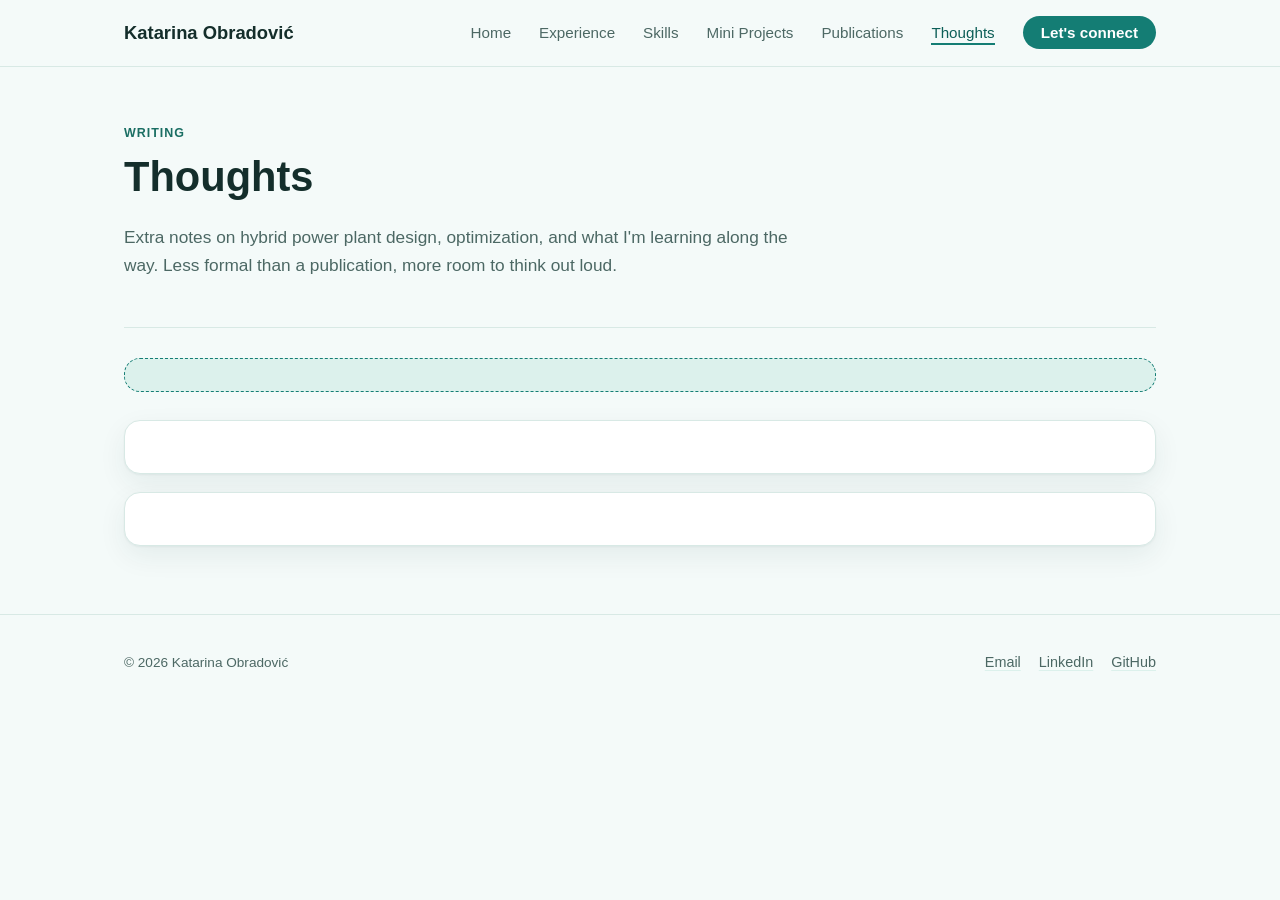
<file: thoughts.html>
<!DOCTYPE html>
<html lang="en">
<head>
<meta charset="UTF-8">
<meta name="viewport" content="width=device-width, initial-scale=1.0">
<title>Thoughts — Katarina Obradović</title>
<link rel="stylesheet" href="style.css">
</head>
<body>

<header class="site-header">
  <div class="nav-inner">
    <a href="index.html" class="site-name">Katarina Obradović</a>
    <button class="nav-toggle" aria-label="Toggle menu">
      <span></span><span></span><span></span>
    </button>
    <nav class="site-nav">
      <ul>
        <li><a href="index.html">Home</a></li>
        <li><a href="experience.html">Experience</a></li>
        <li><a href="skills.html">Skills</a></li>
        <li><a href="projects.html">Mini Projects</a></li>
        <li><a href="publications.html">Publications</a></li>
        <li><a href="thoughts.html">Thoughts</a></li>
        <li><a href="index.html#connect" class="nav-connect-btn">Let's connect</a></li>
      </ul>
    </nav>
  </div>
</header>

<main class="container">

  <section style="padding-top:56px;">
    <div class="section-label">Writing</div>
    <h1>Thoughts</h1>
    <p class="profile-text">
      Extra notes on hybrid power plant design, optimization, and what I'm
      learning along the way. Less formal than a publication, more room
      to think out loud.
    </p>
  </section>

  <section>
    <div class="placeholder-note">
      <!-- These two posts are starter templates — replace the title, date, and
      body text in <code>posts/post-1.html</code> and
      <code>posts/post-2.html</code> with your own writing. Duplicate one
      of the files to add a new post, then add a matching card here. -->
    </div>

    <div class="post-card">
      <!-- <a href="posts/post-1.html" class="post-title-link">
        <span class="post-date">Draft — add a date</span>
        <h3>[Placeholder] What I learned during my research stay at TotalEnergies</h3>
        <p class="post-excerpt">A short excerpt or teaser for the post goes here — two or three sentences that pull the reader in. Edit this text in thoughts.html and in posts/post-1.html.</p>
      </a> -->
    </div>

    <div class="post-card">
      <!-- <a href="posts/post-2.html" class="post-title-link">
        <span class="post-date">Draft — add a date</span>
        <h3>[Placeholder] Why hybrid wind-solar-battery plants are worth the extra design complexity</h3>
        <p class="post-excerpt">A short excerpt or teaser for the post goes here — two or three sentences that pull the reader in. Edit this text in thoughts.html and in posts/post-2.html.</p>
      </a> -->
    </div>
  </section>

</main>

<footer class="site-footer">
  <div class="footer-inner">
    <div class="footer-copy">© 2026 Katarina Obradović</div>
    <div class="footer-links">
      <a href="mailto:obradovick15@gmail.com">Email</a>
      <a href="https://linkedin.com/in/YOUR-LINKEDIN-HANDLE" target="_blank" rel="noopener">LinkedIn</a>
      <a href="https://github.com/kataob" target="_blank" rel="noopener">GitHub</a>
    </div>
  </div>
</footer>

<script src="script.js"></script>
</body>
</html>
</file>
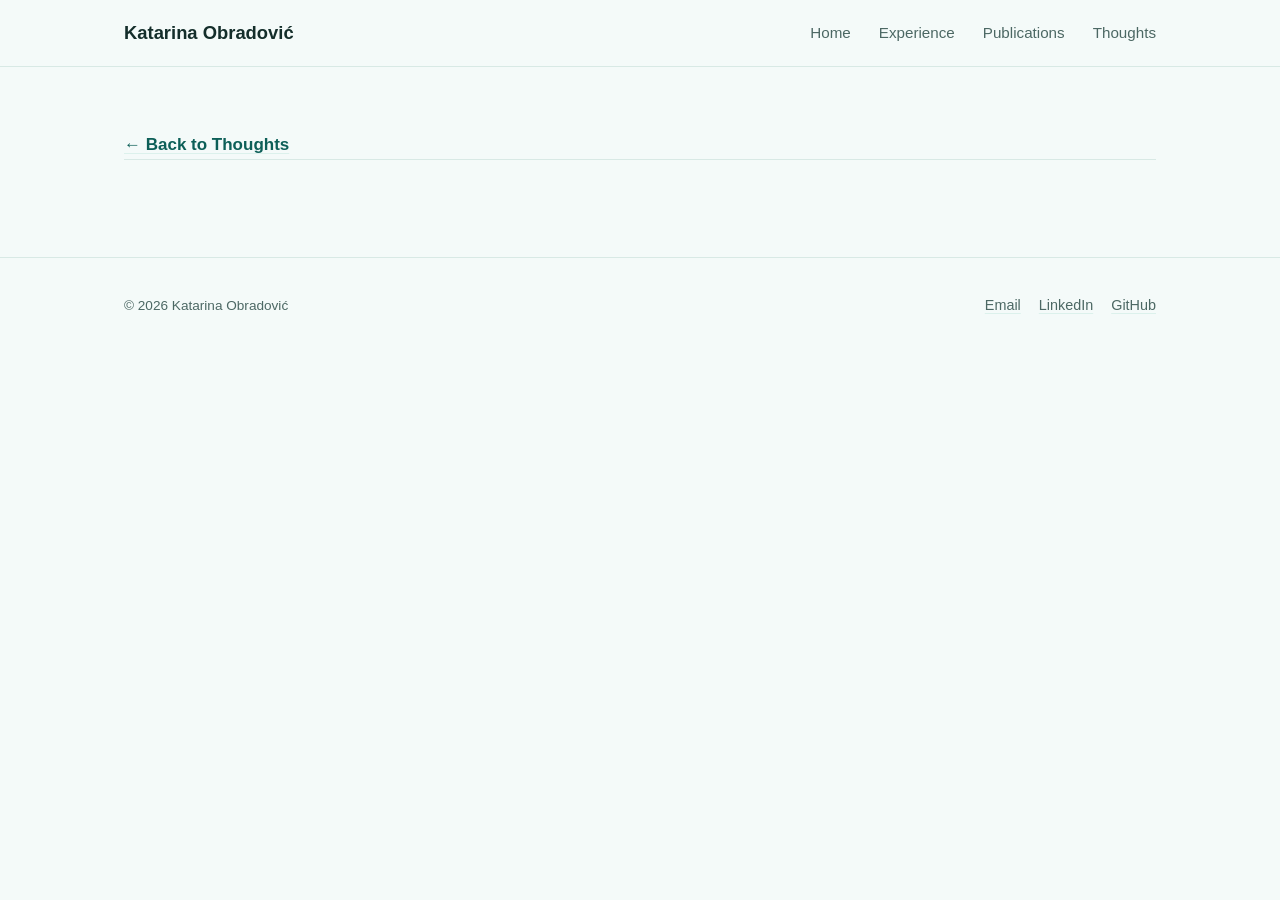
<file: posts/post-1.html>
<!DOCTYPE html>
<html lang="en">
<head>
<meta charset="UTF-8">
<meta name="viewport" content="width=device-width, initial-scale=1.0">
<title>[Placeholder Post 1] — Katarina Obradović</title>
<link rel="stylesheet" href="../style.css">
</head>
<body>

<header class="site-header">
  <div class="nav-inner">
    <a href="../index.html" class="site-name">Katarina Obradović</a>
    <button class="nav-toggle" aria-label="Toggle menu">
      <span></span><span></span><span></span>
    </button>
    <nav class="site-nav">
      <ul>
        <li><a href="../index.html">Home</a></li>
        <li><a href="../experience.html">Experience</a></li>
        <li><a href="../publications.html">Publications</a></li>
        <li><a href="../thoughts.html">Thoughts</a></li>
      </ul>
    </nav>
  </div>
</header>

<main class="container">

  <section style="padding-top:56px; padding-bottom:0;">
    <a href="../thoughts.html" class="back-link">← Back to Thoughts</a>
  </section>

  <section>
    <!-- <div class="placeholder-note">
      This is a starter template. Replace the title, date, and body text
      below with your own post, then update the matching card in
      <code>thoughts.html</code>.
    </div>

    <span class="post-date">[Add a date]</span>
    <h1>[Placeholder] What I learned during my research stay at TotalEnergies</h1>

    <article class="post-body">
      <p>
        [Write your opening paragraph here — set the scene: what the
        4-month research stay involved, what problem you were tackling,
        and why it mattered to both TotalEnergies and your PhD research.]
      </p>
      <h2>[Subheading, e.g. "The problem we set out to solve"]</h2>
      <p>
        [Body paragraph. This is a good place to describe the
        hybridization model and methodology you co-developed, in plain
        language for a non-specialist reader.]
      </p>
      <h2>[Subheading, e.g. "What surprised me"]</h2>
      <p>
        [Body paragraph. Personal reflections tend to land well here —
        what was different about working in industry vs. academia, what
        you'd do differently next time, etc.]
      </p>
      <p>
        [Closing paragraph / takeaway.] -->
      </p>
    </article>
  </section>

</main>

<footer class="site-footer">
  <div class="footer-inner">
    <div class="footer-copy">© 2026 Katarina Obradović</div>
    <div class="footer-links">
      <a href="mailto:obradovick15@gmail.com">Email</a>
      <a href="https://linkedin.com/in/YOUR-LINKEDIN-HANDLE" target="_blank" rel="noopener">LinkedIn</a>
      <a href="https://github.com/YOUR-GITHUB-USERNAME" target="_blank" rel="noopener">GitHub</a>
    </div>
  </div>
</footer>

<script src="../script.js"></script>
</body>
</html>
</file>
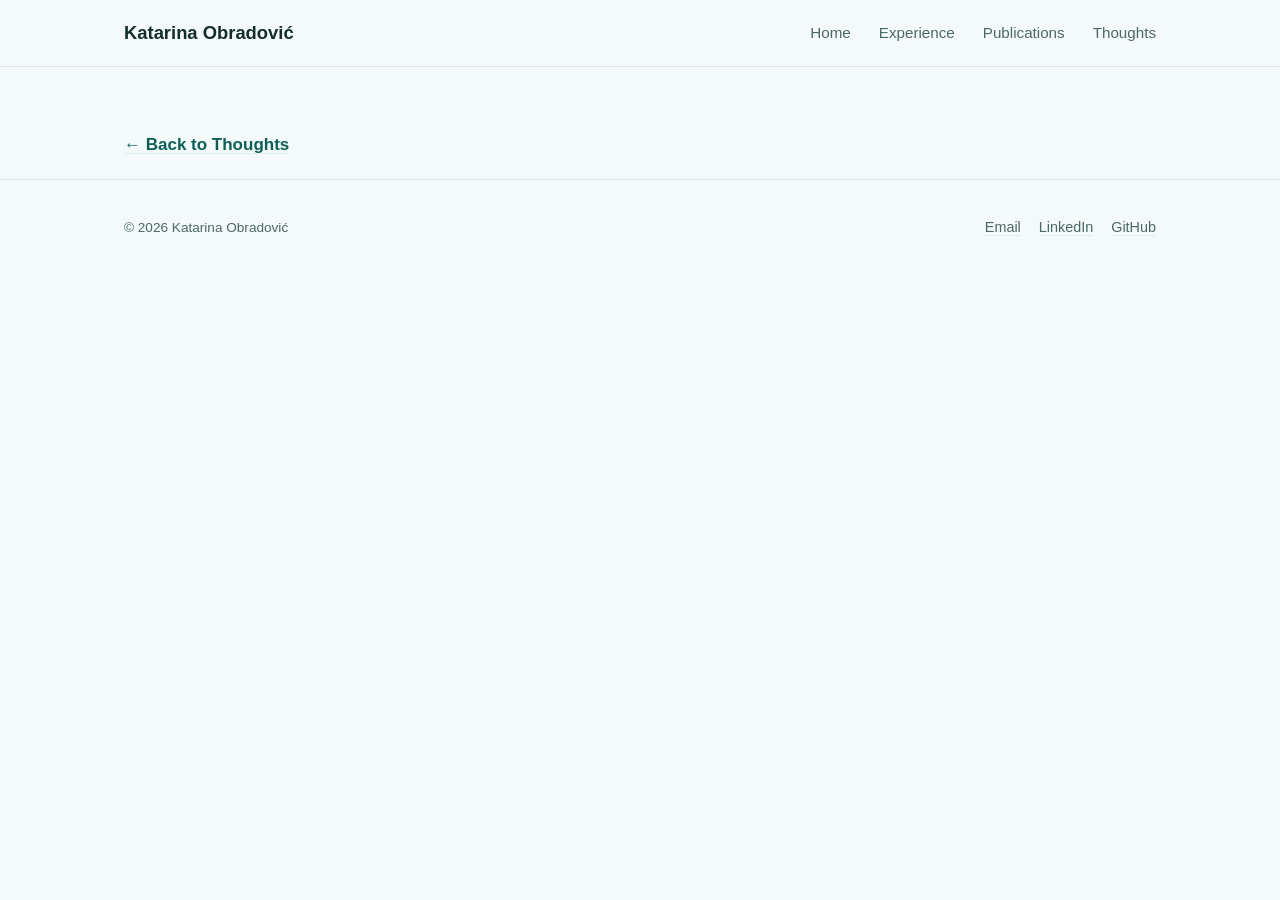
<file: posts/post-2.html>
<!DOCTYPE html>
<html lang="en">
<head>
<meta charset="UTF-8">
<meta name="viewport" content="width=device-width, initial-scale=1.0">
<title>[Placeholder Post 2] — Katarina Obradović</title>
<link rel="stylesheet" href="../style.css">
</head>
<body>

<header class="site-header">
  <div class="nav-inner">
    <a href="../index.html" class="site-name">Katarina Obradović</a>
    <button class="nav-toggle" aria-label="Toggle menu">
      <span></span><span></span><span></span>
    </button>
    <nav class="site-nav">
      <ul>
        <li><a href="../index.html">Home</a></li>
        <li><a href="../experience.html">Experience</a></li>
        <li><a href="../publications.html">Publications</a></li>
        <li><a href="../thoughts.html">Thoughts</a></li>
      </ul>
    </nav>
  </div>
</header>

<main class="container">

  <section style="padding-top:56px; padding-bottom:0;">
    <a href="../thoughts.html" class="back-link">← Back to Thoughts</a>
  </section>

  <!-- <section>
    <div class="placeholder-note">
      This is a starter template. Replace the title, date, and body text
      below with your own post, then update the matching card in
      <code>thoughts.html</code>.
    </div>

    <span class="post-date">[Add a date]</span>
    <h1>[Placeholder] Why hybrid wind-solar-battery plants are worth the extra design complexity</h1>

    <article class="post-body">
      <p>
        [Write your opening paragraph here — introduce why hybridization
        is gaining traction, and the core tension: added design complexity
        vs. the efficiency gains it unlocks.]
      </p>
      <h2>[Subheading, e.g. "Where the complexity comes from"]</h2>
      <p>
        [Body paragraph — layout optimization, shared grid infrastructure,
        cable network co-design, etc. You can pull from your own
        publications here and link to them.]
      </p>
      <h2>[Subheading, e.g. "Where it pays off"]</h2>
      <p>
        [Body paragraph — e.g. the infrastructure utilization and cable
        cost findings from your research.]
      </p>
      <p>
        [Closing paragraph / takeaway.] -->
      </p>
    </article>
  </section>

</main>

<footer class="site-footer">
  <div class="footer-inner">
    <div class="footer-copy">© 2026 Katarina Obradović</div>
    <div class="footer-links">
      <a href="mailto:obradovick15@gmail.com">Email</a>
      <a href="https://linkedin.com/in/YOUR-LINKEDIN-HANDLE" target="_blank" rel="noopener">LinkedIn</a>
      <a href="https://github.com/YOUR-GITHUB-USERNAME" target="_blank" rel="noopener">GitHub</a>
    </div>
  </div>
</footer>

<script src="../script.js"></script>
</body>
</html>
</file>
<file: style.css>
/* ============================================
   Katarina Obradović — personal site
   Blue-green editorial theme
   ============================================ */

@import url('https://api.fontshare.com/v2/css?f[]=general-sans@400,500,600,700&f[]=satoshi@400,500,600,700&display=swap');

:root {
  --bg: #f4faf9;
  --bg-alt: #e6f2f0;
  --card: #ffffff;
  --ink: #142e2b;
  --ink-soft: #4c6864;
  --rule: #d8e9e5;
  --accent: #147d74;
  --accent-dark: #0d5f58;
  --accent-light: #3fb6a8;
  --accent-soft: #dcf1ec;
  --ocean: #1d6f8c;
  --ocean-soft: #dbeef4;
  --evergreen: #1a6e63;
  --max-width: 1080px;
  --radius: 16px;
  --shadow: 0 1px 2px rgba(13, 59, 54, 0.05), 0 10px 28px rgba(13, 59, 54, 0.07);
  --shadow-hover: 0 6px 16px rgba(13, 59, 54, 0.08), 0 22px 40px rgba(13, 59, 54, 0.12);
  --ease: cubic-bezier(0.22, 1, 0.36, 1);
  --transition: 0.35s var(--ease);
}

* { box-sizing: border-box; }

html { scroll-behavior: smooth; }

body {
  margin: 0;
  background: var(--bg);
  color: var(--ink);
  font-family: 'General Sans', -apple-system, BlinkMacSystemFont, 'Segoe UI', sans-serif;
  font-size: 17px;
  line-height: 1.65;
  -webkit-font-smoothing: antialiased;
}

h1, h2, h3, h4 {
  font-family: 'Satoshi', -apple-system, BlinkMacSystemFont, 'Segoe UI', sans-serif;
  font-weight: 500;
  line-height: 1.2;
  color: var(--ink);
  margin: 0 0 0.5em;
}

h1 { font-size: 2.6rem; font-weight: 600; }
h2 { font-size: 1.9rem; }
h3 { font-size: 1.3rem; }

p { margin: 0 0 1em; }

a {
  color: var(--accent-dark);
  text-decoration: underline;
  text-decoration-color: var(--accent-soft);
  text-underline-offset: 3px;
  transition: color var(--transition), text-decoration-color var(--transition);
}
a:hover { text-decoration-color: var(--accent-dark); }

a:focus-visible,
.btn:focus-visible,
.nav-toggle:focus-visible {
  outline: 2px solid var(--accent);
  outline-offset: 3px;
  border-radius: 2px;
}

.container {
  max-width: var(--max-width);
  margin: 0 auto;
  padding: 0 24px;
}

/* ---------- Header / Nav ---------- */
header.site-header {
  border-bottom: 1px solid var(--rule);
  background: rgba(244, 250, 249, 0.9);
  backdrop-filter: blur(8px);
  position: sticky;
  top: 0;
  z-index: 20;
}

.nav-inner {
  max-width: var(--max-width);
  margin: 0 auto;
  padding: 18px 24px;
  display: flex;
  align-items: center;
  justify-content: space-between;
}

.site-name {
  font-family: 'Satoshi', -apple-system, BlinkMacSystemFont, 'Segoe UI', sans-serif;
  font-weight: 600;
  font-size: 1.15rem;
  color: var(--ink);
  text-decoration: none;
}
.site-name:hover { text-decoration: none; color: var(--accent-dark); }

nav.site-nav ul {
  list-style: none;
  display: flex;
  gap: 28px;
  margin: 0;
  padding: 0;
}

nav.site-nav a {
  color: var(--ink-soft);
  text-decoration: none;
  font-size: 0.95rem;
  font-weight: 500;
  padding-bottom: 2px;
  border-bottom: 2px solid transparent;
  transition: color var(--transition), border-color var(--transition);
}

nav.site-nav a:hover,
nav.site-nav a.active {
  color: var(--accent-dark);
  border-bottom-color: var(--accent);
}

nav.site-nav a.nav-connect-btn {
  color: #fff;
  background: var(--accent);
  padding: 8px 18px;
  border-radius: 999px;
  border-bottom: none;
  font-weight: 600;
  transition: background var(--transition), transform var(--transition);
}
nav.site-nav a.nav-connect-btn:hover {
  color: #fff;
  background: var(--accent-dark);
  border-bottom: none;
  transform: translateY(-1px);
}

.nav-toggle {
  display: none;
  background: none;
  border: none;
  cursor: pointer;
  padding: 4px;
}
.nav-toggle span {
  display: block;
  width: 22px;
  height: 2px;
  background: var(--ink);
  margin: 5px 0;
  transition: background var(--transition);
}

/* ---------- Hero ---------- */
.hero-band {
  position: relative;
  overflow: hidden;
  background: var(--bg);
  border-bottom: 1px solid var(--rule);
}

.hero-photo {
  position: absolute;
  inset: -30px;
  background:
    linear-gradient(150deg, rgba(220, 241, 236, 0.3) 0%, rgba(244, 250, 249, 0.22) 55%),
    url('hero-banner.jpg');
  background-size: cover;
  background-position: 90% 25%;
  filter: blur(4px);
  transform: scale(1.15);
  z-index: 0;
}

.photo-credit {
  position: absolute;
  right: 14px;
  bottom: 10px;
  z-index: 2;
  font-size: 0.72rem;
  color: var(--ink-soft);
  background: rgba(244, 250, 249, 0.65);
  padding: 3px 9px;
  border-radius: 999px;
}

.hero-band::before,
.hero-band::after {
  content: "";
  position: absolute;
  border-radius: 50%;
  filter: blur(60px);
  opacity: 0.5;
  z-index: 0;
}
.hero-band::before {
  width: 340px;
  height: 340px;
  background: var(--accent-light);
  top: -140px;
  right: -100px;
}
.hero-band::after {
  width: 260px;
  height: 260px;
  background: var(--ocean-soft);
  bottom: -120px;
  left: -80px;
  opacity: 0.8;
}

.hero {
  position: relative;
  z-index: 1;
  padding: 72px 0 56px;
}

.hero-text {
  max-width: 640px;
  background: rgba(244, 250, 249, 0.68);
  backdrop-filter: blur(6px);
  -webkit-backdrop-filter: blur(6px);
  border: 1px solid rgba(255, 255, 255, 0.5);
  border-radius: var(--radius);
  padding: 32px 36px;
  box-shadow: var(--shadow);
}

.eyebrow {
  text-transform: uppercase;
  letter-spacing: 0.08em;
  font-size: 0.8rem;
  font-weight: 600;
  color: var(--evergreen);
  margin-bottom: 14px;
}

.hero h1 { margin-bottom: 10px; }

.hero .tagline {
  font-size: 1.15rem;
  color: var(--ink-soft);
  max-width: 620px;
}

.hero .meta {
  margin-top: 18px;
  font-size: 0.95rem;
  color: var(--ink-soft);
}

.cta-row {
  margin-top: 28px;
  display: flex;
  gap: 14px;
  flex-wrap: wrap;
}

.hero-text > * {
  animation: fadeUp 0.7s var(--ease) both;
}
.hero-text > .eyebrow { animation-delay: 0.02s; }
.hero-text > h1 { animation-delay: 0.08s; }
.hero-text > .tagline { animation-delay: 0.14s; }
.hero-text > .meta { animation-delay: 0.2s; }
.hero-text > .cta-row { animation-delay: 0.26s; }

@keyframes fadeUp {
  from { opacity: 0; transform: translateY(14px); }
  to { opacity: 1; transform: translateY(0); }
}

.btn {
  display: inline-block;
  padding: 11px 22px;
  border-radius: 999px;
  font-size: 0.95rem;
  font-weight: 600;
  text-decoration: none;
  border: 1px solid transparent;
  transition: background var(--transition), border-color var(--transition),
    color var(--transition), transform var(--transition), box-shadow var(--transition);
}

.btn-primary {
  background: var(--accent);
  color: #fff;
}
.btn-primary:hover {
  background: var(--accent-dark);
  transform: translateY(-2px);
  box-shadow: 0 8px 18px rgba(13, 95, 88, 0.25);
}

.btn-secondary {
  background: transparent;
  border-color: var(--rule);
  color: var(--ink);
}
.btn-secondary:hover {
  border-color: var(--accent);
  color: var(--accent-dark);
  background: var(--accent-soft);
  transform: translateY(-2px);
}

/* ---------- Sections ---------- */
section { padding: 30px 0; }
section + section { border-top: 1px solid var(--rule); }

.section-label {
  text-transform: uppercase;
  letter-spacing: 0.08em;
  font-size: 0.78rem;
  font-weight: 600;
  color: var(--evergreen);
  margin-bottom: 8px;
}

.profile-text {
  font-size: 1.08rem;
  color: var(--ink-soft);
  max-width: 700px;
}

/* ---------- Page quote ---------- */
.page-quote {
  margin: 2px 0 0;
  max-width: 1500px;
}

.page-quote-text {
  font-family: 'General Sans', -apple-system, BlinkMacSystemFont, 'Segoe UI', sans-serif;
  font-style: italic;
  font-weight: 400;
  font-size: 0.9rem;
  line-height: 1.0;
  color: var(--ink-soft);
  position: relative;
}

.page-quote-text::before,
.page-quote-text::after {
  font-style: normal;
  font-size: 1.6em;
  vertical-align: -0.28em;
  color: var(--accent-light);
}

.page-quote-text::before { content: '\201C'; margin-right: 1px; }
.page-quote-text::after { content: '\201D'; margin-left: 1px; }

.page-quote-author {
  font-family: 'Satoshi', -apple-system, BlinkMacSystemFont, 'Segoe UI', sans-serif;
  font-size: 0.92rem;
  color: var(--ink-soft);
  margin-top: 4px;
}

/* ---------- Stat / impact cards ---------- */
.stat-grid {
  display: grid;
  grid-template-columns: repeat(auto-fit, minmax(240px, 1fr));
  gap: 18px;
  margin-top: 24px;
}

.stat-card {
  background: var(--card);
  border: 1px solid var(--rule);
  border-radius: var(--radius);
  padding: 22px 20px;
  box-shadow: var(--shadow);
  transition: transform var(--transition), box-shadow var(--transition);
}
.stat-card:hover {
  transform: translateY(-3px);
  box-shadow: var(--shadow-hover);
}

.stat-icon {
  width: 32px;
  height: 32px;
  color: var(--accent);
  margin-bottom: 10px;
}
.stat-icon svg { width: 100%; height: 100%; display: block; }

.stat-number {
  font-family: 'Satoshi', -apple-system, BlinkMacSystemFont, 'Segoe UI', sans-serif;
  font-size: 2rem;
  font-weight: 600;
  color: var(--accent-dark);
  line-height: 1;
  margin-bottom: 8px;
}

.stat-desc {
  color: var(--ink-soft);
  font-size: 0.93rem;
}

/* ---------- Skills ---------- */
.skills-grid {
  display: grid;
  grid-template-columns: repeat(2, 1fr);
  gap: 18px;
  margin-top: 24px;
}

.skill-group {
  background: var(--card);
  border: 1px solid var(--rule);
  border-radius: var(--radius);
  padding: 20px 20px 16px;
  box-shadow: var(--shadow);
  transition: transform var(--transition), box-shadow var(--transition);
}
.skill-group:hover {
  transform: translateY(-2px);
  box-shadow: var(--shadow-hover);
}
.skill-group h4 {
  font-family: 'Satoshi', -apple-system, BlinkMacSystemFont, 'Segoe UI', sans-serif;
  font-weight: 600;
  font-size: 0.85rem;
  text-transform: uppercase;
  letter-spacing: 0.04em;
  color: var(--ink-soft);
  margin-bottom: 10px;
}

.tag-row {
  display: flex;
  flex-wrap: wrap;
  gap: 8px;
}

.tag {
  background: var(--accent-soft);
  color: var(--accent-dark);
  border-radius: 999px;
  padding: 5px 14px;
  font-size: 0.85rem;
  font-weight: 500;
  transition: background var(--transition), color var(--transition), transform var(--transition);
}
.tag:hover {
  background: var(--accent);
  color: #fff;
  transform: translateY(-1px);
}

/* ---------- Mini Projects ---------- */
.project-grid {
  display: grid;
  grid-template-columns: repeat(auto-fit, minmax(280px, 1fr));
  gap: 18px;
  margin-top: 24px;
}

.project-card {
  background: var(--card);
  border: 1px solid var(--rule);
  border-radius: var(--radius);
  padding: 22px 22px 20px;
  box-shadow: var(--shadow);
  transition: transform var(--transition), box-shadow var(--transition);
  display: flex;
  flex-direction: column;
}
.project-card:hover {
  transform: translateY(-3px);
  box-shadow: var(--shadow-hover);
}

.project-title {
  font-family: 'Satoshi', -apple-system, BlinkMacSystemFont, 'Segoe UI', sans-serif;
  font-weight: 600;
  font-size: 1.5rem;
  margin-bottom: 8px;
}
.project-title a {
  color: var(--ink);
  text-decoration: none;
}
.project-title a:hover { color: var(--accent-dark); }

.project-desc {
  color: var(--ink-soft);
  font-size: 0.95rem;
  flex-grow: 1;
}

.project-link {
  display: inline-block;
  margin-top: 14px;
  font-size: 0.88rem;
  font-weight: 600;
  color: var(--accent-dark);
  text-decoration: none;
}
.project-link:hover { color: var(--accent); }

/* ---------- Style note (Experience) ---------- */
.style-note {
  display: flex;
  align-items: center;
  flex-wrap: wrap;
  gap: 10px;
  font-size: 0.92rem;
  font-style: italic;
  color: var(--ink-soft);
  margin: -8px 0 20px;
}

.style-note-btn {
  font-style: normal;
  font-weight: 600;
  font-size: 0.82rem;
  color: var(--accent-dark);
  border: 1px solid var(--accent-light);
  border-radius: 999px;
  padding: 4px 14px;
  text-decoration: none;
  white-space: nowrap;
  transition: background var(--transition), color var(--transition), transform var(--transition);
}
.style-note-btn:hover {
  background: var(--accent);
  border-color: var(--accent);
  color: #fff;
  transform: translateY(-1px);
}

/* ---------- Timeline (Experience) ---------- */
.timeline-item {
  padding: 24px 0;
  border-top: 1px solid var(--rule);
}
.timeline-item:first-child { border-top: none; }

.timeline-head {
  display: flex;
  justify-content: space-between;
  align-items: baseline;
  flex-wrap: wrap;
  gap: 8px;
  margin-bottom: 4px;
}

.timeline-role {
  font-family: 'Satoshi', -apple-system, BlinkMacSystemFont, 'Segoe UI', sans-serif;
  font-size: 1.2rem;
  font-weight: 600;
}

.timeline-dates {
  font-size: 0.88rem;
  color: var(--evergreen);
  font-weight: 600;
  white-space: nowrap;
}

.timeline-org {
  color: var(--ink-soft);
  font-size: 0.95rem;
  margin-bottom: 10px;
}

.timeline-item ul {
  margin: 0;
  padding-left: 20px;
  color: var(--ink-soft);
}

.timeline-item p {
  color: var(--ink-soft);
  margin: 0 0 10px;
}

.questions-intro {
  font-style: italic;
  margin-bottom: 8px;
}

.research-questions {
  margin: 0 0 14px;
}

.research-questions li {
  font-style: italic;
  margin-bottom: 6px;
}

.tldr {
  background: var(--accent-soft);
  border-left: 3px solid var(--accent);
  border-radius: 8px;
  padding: 10px 16px;
  margin-top: 14px;
}

.tldr-label {
  font-weight: 700;
  color: var(--accent-dark);
  letter-spacing: 0.04em;
  margin-right: 6px;
}
.timeline-item li { margin-bottom: 6px; }

/* ---------- Publications ---------- */
.pub-item {
  padding: 18px 0;
  border-top: 1px solid var(--rule);
}
.pub-item:first-child { border-top: none; }
.pub-title { font-weight: 600; margin-bottom: 4px; }
.pub-meta { color: var(--ink-soft); font-size: 0.92rem; }
.pub-badge {
  display: inline-block;
  font-size: 0.75rem;
  font-weight: 600;
  text-transform: uppercase;
  letter-spacing: 0.04em;
  padding: 3px 10px;
  border-radius: 999px;
  background: var(--bg-alt);
  color: var(--evergreen);
  margin-bottom: 8px;
}

/* ---------- Awards ---------- */
.award-list { list-style: none; padding: 0; margin: 0; }
.award-list li {
  padding: 12px 0;
  border-top: 1px solid var(--rule);
  color: var(--ink-soft);
}
.award-list li:first-child { border-top: none; }
.award-list strong { color: var(--ink); }

/* ---------- Thoughts / blog ---------- */
.post-card {
  background: var(--card);
  border: 1px solid var(--rule);
  border-radius: var(--radius);
  padding: 26px 26px;
  margin-bottom: 18px;
  box-shadow: var(--shadow);
  transition: transform var(--transition), box-shadow var(--transition);
}
.post-card:hover {
  transform: translateY(-3px);
  box-shadow: var(--shadow-hover);
}
.post-card a.post-title-link {
  text-decoration: none;
  color: var(--ink);
}
.post-card h3 { margin-bottom: 6px; }
.post-date {
  font-size: 0.85rem;
  color: var(--evergreen);
  font-weight: 600;
  margin-bottom: 10px;
  display: block;
}
.post-excerpt { color: var(--ink-soft); margin-bottom: 0; }

.placeholder-note {
  background: var(--accent-soft);
  border: 1px dashed var(--accent);
  border-radius: var(--radius);
  padding: 16px 20px;
  color: var(--accent-dark);
  font-size: 0.92rem;
  margin-bottom: 28px;
}

article.post-body {
  font-size: 1.08rem;
  color: var(--ink-soft);
}
article.post-body h2 { color: var(--ink); margin-top: 1.2em; }
article.post-body p { margin-bottom: 1.1em; }

.back-link { display: inline-block; margin-top: 8px; font-weight: 600; }

/* ---------- Connect / closing band ---------- */
section.connect-band {
  border-top: none;
  background: linear-gradient(135deg, var(--accent-dark), var(--ocean));
  color: #fff;
  border-radius: var(--radius);
  padding: 48px 40px;
  margin: 40px 0 8px;
  text-align: center;
}
.connect-band h2 { color: #fff; }
.connect-band p {
  color: rgba(255, 255, 255, 0.85);
  max-width: 520px;
  margin: 0 auto 24px;
}
.connect-band .cta-row { justify-content: center; }
.connect-band .btn-primary { background: #fff; color: var(--accent-dark); }
.connect-band .btn-primary:hover { background: #eafbf7; }
.connect-band .btn-secondary { border-color: rgba(255, 255, 255, 0.5); color: #fff; }
.connect-band .btn-secondary:hover {
  background: rgba(255, 255, 255, 0.14);
  border-color: #fff;
  color: #fff;
}

/* ---------- Partners / conferences marquee ---------- */
.partners-band {
  padding: 40px 0 8px;
  border-top: 1px solid var(--rule);
  overflow: hidden;
}

.partners-label {
  max-width: var(--max-width);
  margin: 0 auto 20px;
  padding: 0 24px;
}

.marquee {
  overflow: hidden;
  -webkit-mask-image: linear-gradient(to right, transparent, black 6%, black 94%, transparent);
  mask-image: linear-gradient(to right, transparent, black 6%, black 94%, transparent);
}

.marquee-track {
  display: flex;
  width: max-content;
  gap: 16px;
  padding: 0 24px 8px;
  animation: marquee-scroll 40s linear infinite;
}

.marquee:hover .marquee-track {
  animation-play-state: paused;
}

@keyframes marquee-scroll {
  from { transform: translateX(0); }
  to { transform: translateX(-50%); }
}

.logo-chip {
  flex: 0 0 auto;
  width: 260px;
  height: 92px;
  display: flex;
  flex-direction: column;
  align-items: center;
  justify-content: center;
  gap: 4px;
  background: var(--card);
  border: 1px dashed var(--rule);
  border-radius: var(--radius);
  color: var(--ink-soft);
  font-size: 0.88rem;
  font-weight: 600;
  text-align: center;
  padding: 8px 14px;
}

.logo-chip span {
  font-size: 0.72rem;
  font-weight: 500;
  color: var(--ink-soft);
  opacity: 0.7;
}

/* ---------- Footer ---------- */
footer.site-footer {
  border-top: 1px solid var(--rule);
  padding: 36px 0 48px;
  margin-top: 20px;
}
.footer-inner {
  max-width: var(--max-width);
  margin: 0 auto;
  padding: 0 24px;
  display: flex;
  justify-content: space-between;
  align-items: center;
  flex-wrap: wrap;
  gap: 12px;
}
.footer-links { display: flex; gap: 18px; }
.footer-links a { color: var(--ink-soft); font-size: 0.9rem; }
.footer-links a:hover { color: var(--accent-dark); }
.footer-copy { color: var(--ink-soft); font-size: 0.85rem; }

/* ---------- Responsive ---------- */
@media (max-width: 640px) {
  .stat-grid { grid-template-columns: 1fr; }
  .skills-grid { grid-template-columns: 1fr; }
  h1 { font-size: 2rem; }
  .nav-toggle { display: block; }
  nav.site-nav {
    display: none;
    width: 100%;
  }
  nav.site-nav.open { display: block; }
  nav.site-nav ul {
    flex-direction: column;
    align-items: flex-start;
    gap: 4px;
    padding: 12px 0 0;
  }
  nav.site-nav a.nav-connect-btn {
    margin-top: 10px;
  }
  .nav-inner { flex-wrap: wrap; }
  .timeline-head { flex-direction: column; }
  .footer-inner { flex-direction: column; align-items: flex-start; }
  .connect-band { padding: 36px 24px; }
}

/* ---------- Reduced motion ---------- */
@media (prefers-reduced-motion: reduce) {
  html { scroll-behavior: auto; }
  *, *::before, *::after {
    animation-duration: 0.01ms !important;
    animation-iteration-count: 1 !important;
    transition-duration: 0.01ms !important;
  }
}
</file>
